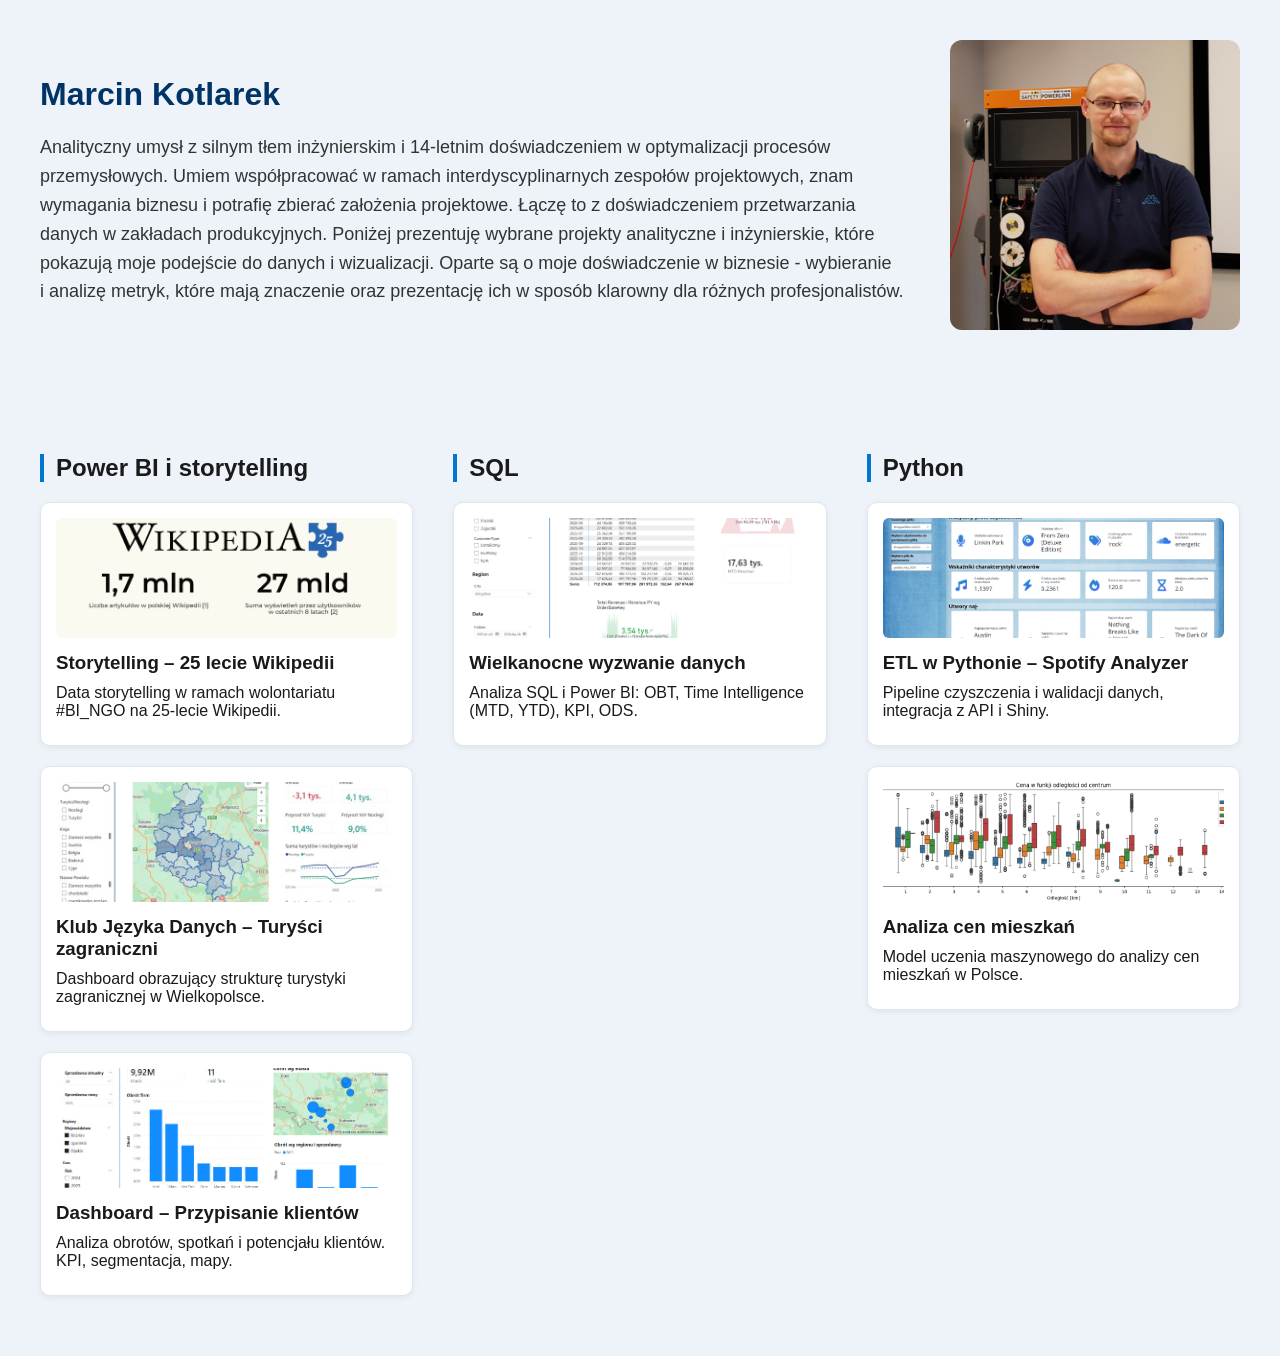
<file: index.html>
<!DOCTYPE html>
<html lang="pl">
<head>
    <meta charset="UTF-8">
    <meta name="robots" content="noindex, nofollow">
    <title>Portfolio – Marcin</title>
    <link rel="stylesheet" href="style.css">
</head>
<body>

<!-- HERO SECTION -->
<section class="hero">
    <div class="hero-inner">


        <div class="hero-text">
            <h1>Marcin Kotlarek</h1>
            <p>
                Analityczny umysł z&nbsp;silnym tłem inżynierskim i&nbsp;14-letnim doświadczeniem w&nbsp;optymalizacji procesów przemysłowych. 
                Umiem współpracować w ramach interdyscyplinarnych zespołów projektowych, znam wymagania biznesu i potrafię zbierać założenia projektowe.
                Łączę to z&nbsp;doświadczeniem przetwarzania danych w&nbsp;zakładach produkcyjnych.
                Poniżej prezentuję wybrane projekty analityczne i&nbsp;inżynierskie, które pokazują moje podejście do danych i&nbsp;wizualizacji. 
                Oparte są o&nbsp;moje doświadczenie w&nbsp;biznesie - wybieranie i&nbsp;analizę metryk, które mają znaczenie oraz prezentację ich
                w&nbsp;sposób klarowny dla różnych profesjonalistów.</p>
            </p>
        </div>

        <div class="hero-img-wrapper">
            <img src="assets/img/hero.jpg" alt="Marcin – Data & BI" class="hero-img">
        </div>

    </div>
</section>

<section class="projects">
  <div class="projects-grid-3">

    <!-- Power BI -->
    <div class="project-column">
      <h2>Power BI i storytelling</h2>
      <a href="projects/analysis_wiki.html" class="project-card">
        <img src="assets/img/powerbi_wikipedia/thumb.png" alt="Power BI Turyści">
        <h3>Storytelling – 25 lecie Wikipedii</h3>
        <p>Data storytelling w ramach wolontariatu #BI_NGO na 25-lecie Wikipedii.</p>
      </a>

      <a href="projects/powerbi_turysci.html" class="project-card">
        <img src="assets/img/powerbi_turysci/thumb.jpg" alt="Power BI Turyści">
        <h3>Klub Języka Danych – Turyści zagraniczni</h3>
        <p>Dashboard obrazujący strukturę turystyki zagranicznej w&nbsp;Wielkopolsce.</p>
      </a>

      <a href="projects/powerbi_newSales.html" class="project-card">
        <img src="assets/img/powerbi_newSales/thumb.jpg" alt="Power BI New Sales">
        <h3>Dashboard – Przypisanie klientów</h3>
        <p>Analiza obrotów, spotkań i&nbsp;potencjału klientów. KPI, segmentacja, mapy.</p>
      </a>
    </div>

    <!-- SQL -->
    <div class="project-column">
      <h2>SQL</h2>
      <a href="projects/sql_wielkanoc.html" class="project-card">
        <img src="assets/img/sql_wielkanoc/thumb.png" alt="SQL Wielkanocne wyzwanie">
        <h3>Wielkanocne wyzwanie danych</h3>
        <p>Analiza SQL i Power BI: OBT, Time Intelligence (MTD, YTD), KPI, ODS.</p>
      </a>
    </div>

    <!-- Python -->
    <div class="project-column">
      <h2>Python</h2>
      <a href="projects/python_spotify.html" class="project-card">
        <img src="assets/img/python_spotify/thumb.png" alt="Python Spotify Analyzer">
        <h3>ETL w Pythonie – Spotify Analyzer</h3>
        <p>Pipeline czyszczenia i walidacji danych, integracja z API i&nbsp;Shiny.</p>
      </a>

      <a href="projects/python_mieszkania.html" class="project-card">
        <img src="assets/img/python_mieszkania/thumb.png" alt="Python Analiza cen mieszkań">
        <h3>Analiza cen mieszkań</h3>
        <p>Model uczenia maszynowego do analizy cen mieszkań w Polsce.</p>
      </a>
    </div>

  </div>
</section>


</body>
</html>
</file>
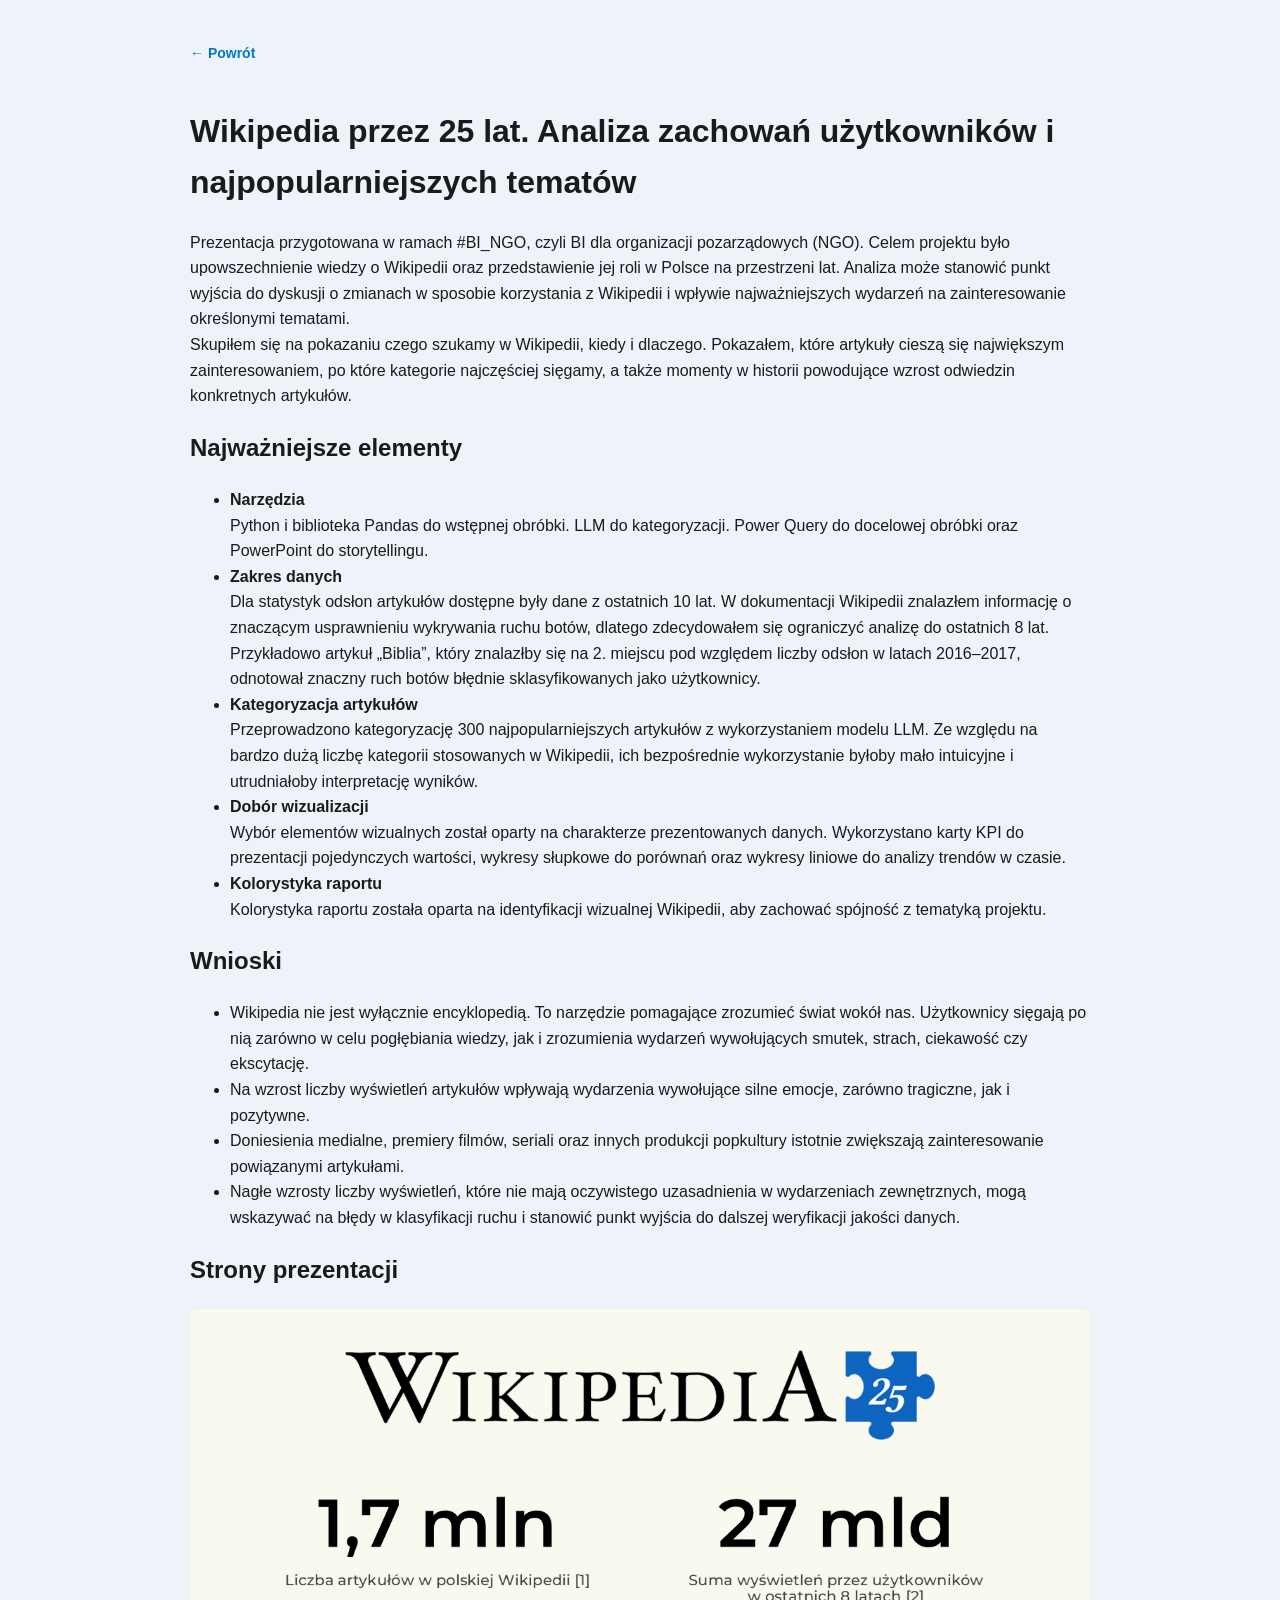
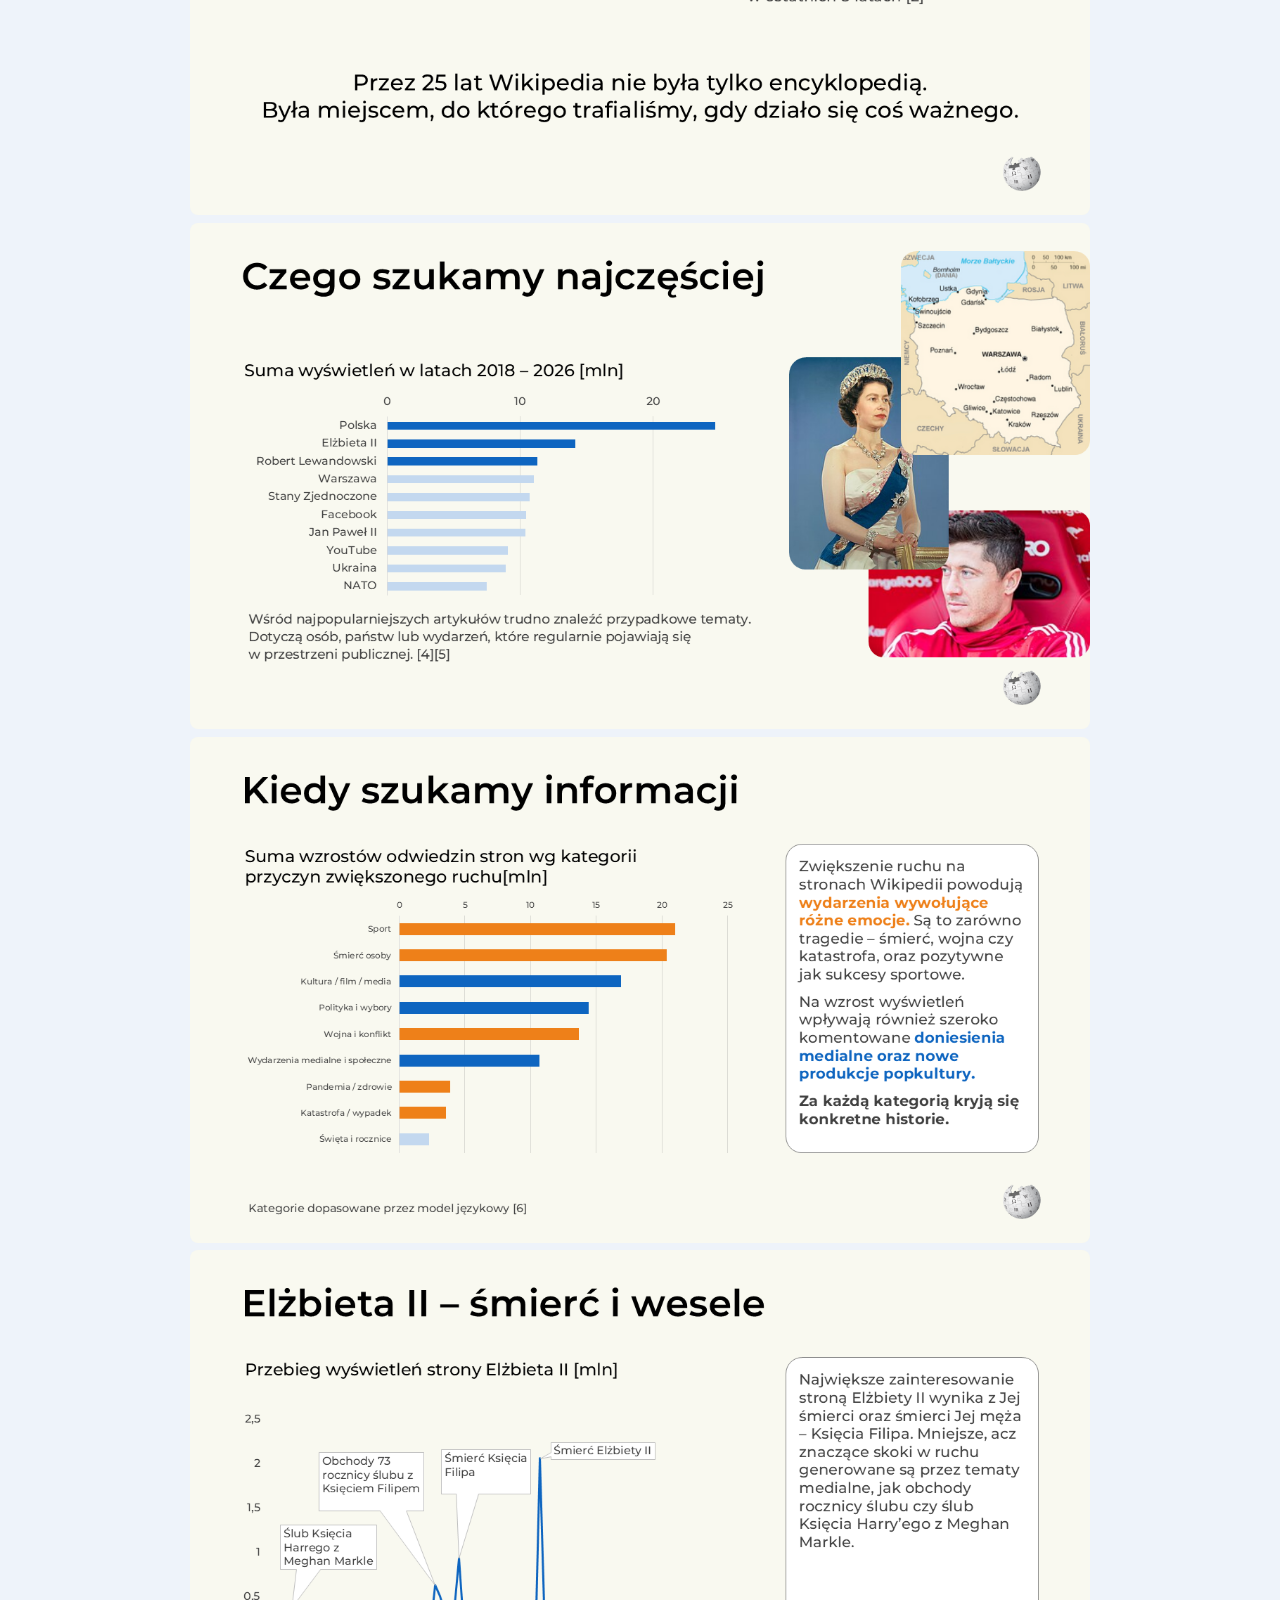
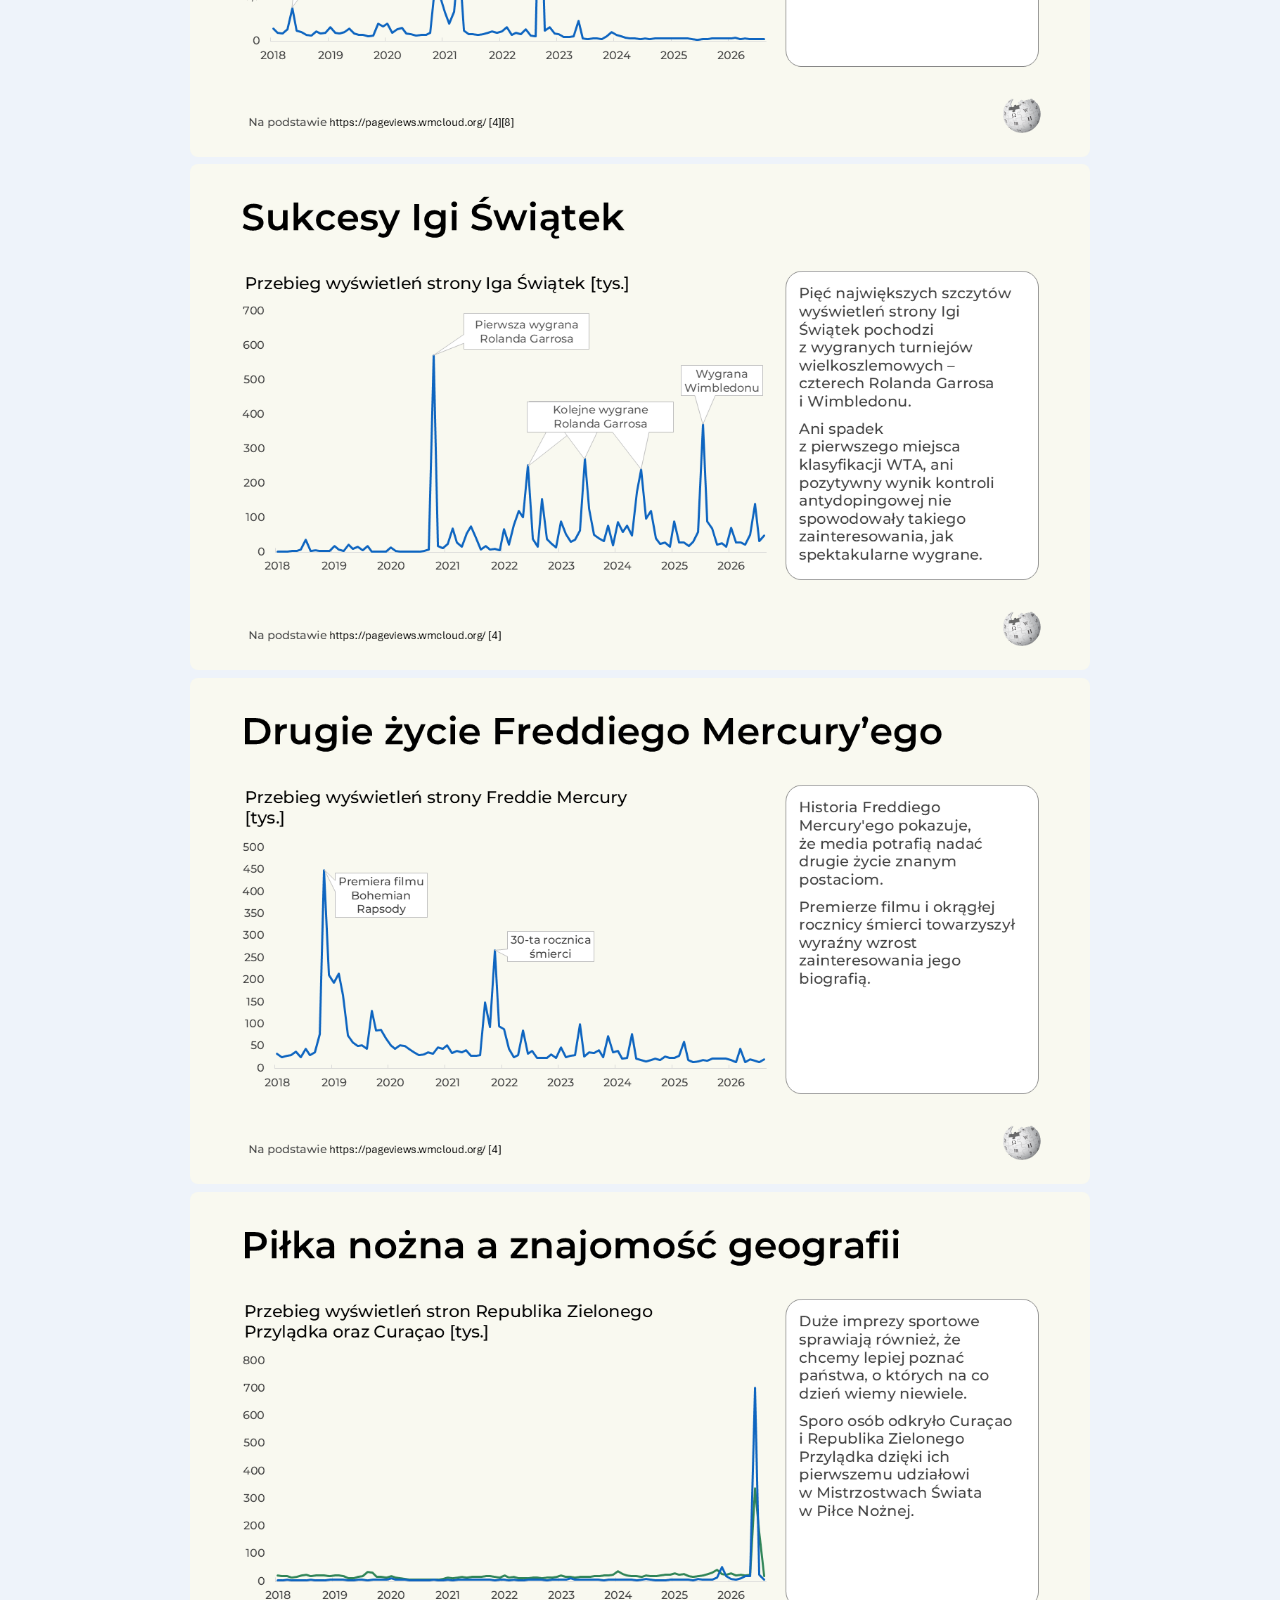
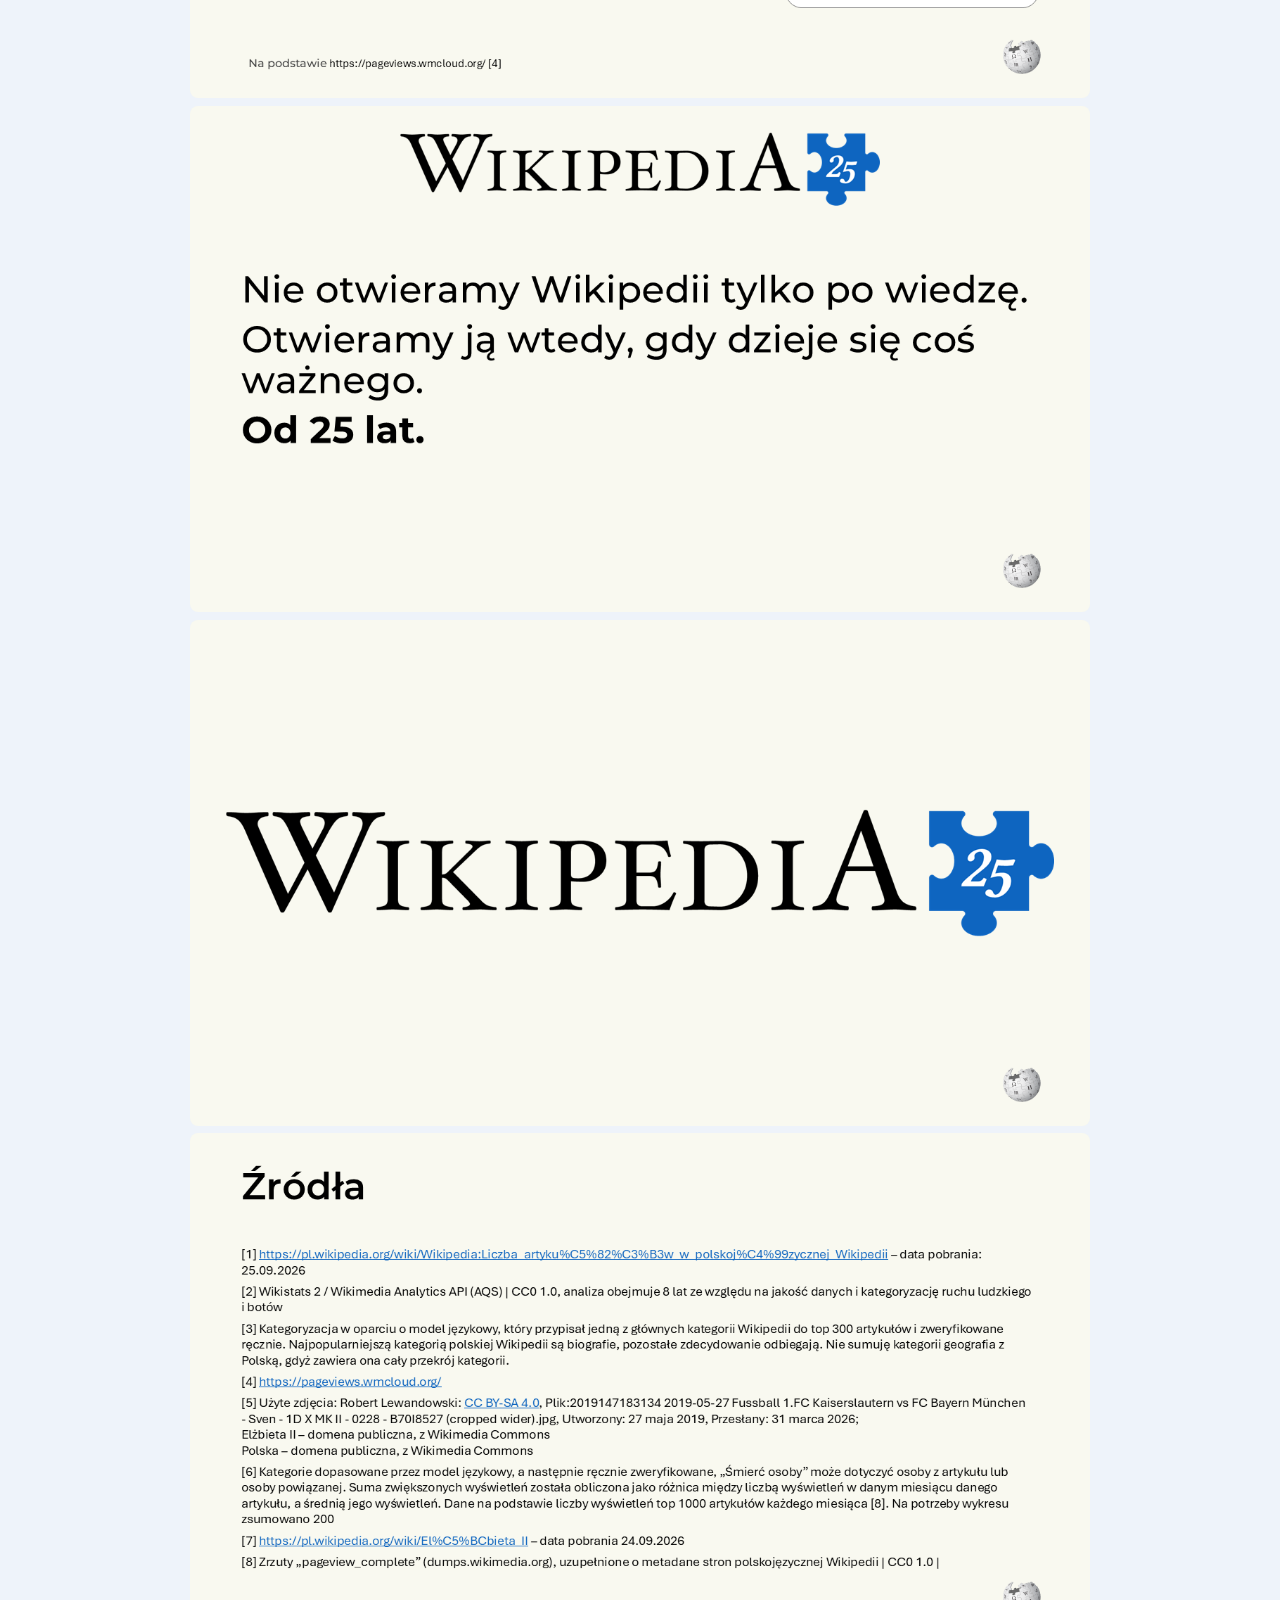
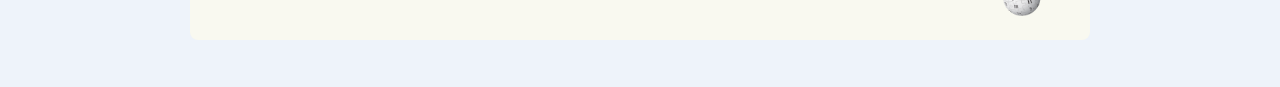
<file: projects/analysis_wiki.html>
<!DOCTYPE html>
<html lang="pl">
<head>
    <meta charset="UTF-8">
    <meta name="robots" content="noindex, nofollow">
    <title>BI_NGO Wikipedia</title>
    <link rel="stylesheet" href="../style.css">
</head>
<body>

<div class="page-content">
<a href="../index.html" class="back-link">← Powrót</a>

<h1>Wikipedia przez 25 lat. Analiza zachowań użytkowników i najpopularniejszych tematów</h1>

<p>
Prezentacja przygotowana w ramach #BI_NGO, czyli BI dla organizacji pozarządowych (NGO). 
Celem projektu było upowszechnienie wiedzy o Wikipedii oraz przedstawienie jej roli w Polsce 
na przestrzeni lat. Analiza może stanowić punkt wyjścia do dyskusji o zmianach 
w sposobie korzystania z Wikipedii i wpływie najważniejszych wydarzeń na zainteresowanie określonymi tematami.
<br>
Skupiłem się na pokazaniu czego szukamy w Wikipedii, kiedy i dlaczego. 
Pokazałem, które artykuły cieszą się największym zainteresowaniem, po które kategorie najczęściej sięgamy,
a także momenty w historii powodujące wzrost odwiedzin konkretnych artykułów.
</p>

<h2>Najważniejsze elementy</h2>
<ul>
    <li>
        <strong>Narzędzia</strong><br>
        Python i biblioteka Pandas do wstępnej obróbki. LLM do kategoryzacji. Power Query do docelowej obróbki oraz PowerPoint do storytellingu.
    </li>

    <li>
        <strong>Zakres danych</strong><br>
        Dla statystyk odsłon artykułów dostępne były dane z ostatnich 10 lat. W dokumentacji Wikipedii znalazłem informację o znaczącym usprawnieniu wykrywania ruchu botów, dlatego zdecydowałem się ograniczyć analizę do ostatnich 8 lat. Przykładowo artykuł „Biblia”, który znalazłby się na 2. miejscu pod względem liczby odsłon w latach 2016–2017, odnotował znaczny ruch botów błędnie sklasyfikowanych jako użytkownicy.
    </li>

    <li>
        <strong>Kategoryzacja artykułów</strong><br>
        Przeprowadzono kategoryzację 300 najpopularniejszych artykułów z wykorzystaniem modelu LLM. Ze względu na bardzo dużą liczbę kategorii stosowanych w Wikipedii, ich bezpośrednie wykorzystanie byłoby mało intuicyjne i utrudniałoby interpretację wyników.
    </li>

    <li>
        <strong>Dobór wizualizacji</strong><br>
        Wybór elementów wizualnych został oparty na charakterze prezentowanych danych. Wykorzystano karty KPI do prezentacji pojedynczych wartości, wykresy słupkowe do porównań oraz wykresy liniowe do analizy trendów w czasie.
    </li>

    <li>
        <strong>Kolorystyka raportu</strong><br>
        Kolorystyka raportu została oparta na identyfikacji wizualnej Wikipedii, aby zachować spójność z tematyką projektu.
    </li>

</ul>

<h2>Wnioski</h2>
<ul>

<li>
Wikipedia nie jest wyłącznie encyklopedią. To narzędzie pomagające zrozumieć świat wokół nas. 
Użytkownicy sięgają po nią zarówno w celu pogłębiania wiedzy, jak i zrozumienia wydarzeń wywołujących smutek, strach, ciekawość czy ekscytację.
</li>

<li>
Na wzrost liczby wyświetleń artykułów wpływają wydarzenia wywołujące silne emocje, zarówno tragiczne, jak i pozytywne.
</li>

<li>
Doniesienia medialne, premiery filmów, seriali oraz innych produkcji popkultury istotnie zwiększają zainteresowanie powiązanymi artykułami.
</li>

<li>
Nagłe wzrosty liczby wyświetleń, które nie mają oczywistego uzasadnienia w wydarzeniach zewnętrznych, mogą wskazywać na błędy w klasyfikacji ruchu i stanowić punkt wyjścia do dalszej weryfikacji jakości danych.   
</li>

</ul>

<h2>Strony prezentacji</h2>

<img src="../assets/img/powerbi_wikipedia/Slajd1.PNG" alt="Strona tytułowa" style="width:100%; max-width:900px; border-radius:8px;">

<img src="../assets/img/powerbi_wikipedia/Slajd2.PNG" alt="Czego szukamy najczęściej" style="width:100%; max-width:900px; border-radius:8px;">

<img src="../assets/img/powerbi_wikipedia/Slajd3.PNG" alt="Kiedy szukamy informacji" style="width:100%; max-width:900px; border-radius:8px;">

<img src="../assets/img/powerbi_wikipedia/Slajd4.PNG" alt="Elżbieta II" style="width:100%; max-width:900px; border-radius:8px;">

<img src="../assets/img/powerbi_wikipedia/Slajd5.PNG" alt="Iga Świątek" style="width:100%; max-width:900px; border-radius:8px;">

<img src="../assets/img/powerbi_wikipedia/Slajd6.PNG" alt="Freddie Mercury" style="width:100%; max-width:900px; border-radius:8px;">

<img src="../assets/img/powerbi_wikipedia/Slajd7.PNG" alt="Piłka nożna" style="width:100%; max-width:900px; border-radius:8px;">

<img src="../assets/img/powerbi_wikipedia/Slajd8.PNG" alt="Dlaczego otwieramy Wikipedię" style="width:100%; max-width:900px; border-radius:8px;">

<img src="../assets/img/powerbi_wikipedia/Slajd9.PNG" alt="Źródła" style="width:100%; max-width:900px; border-radius:8px;">

<img src="../assets/img/powerbi_wikipedia/Slajd10.PNG" alt="Przedłużanie życia" style="width:100%; max-width:900px; border-radius:8px;">

</div>
</body>
</html>
</file>
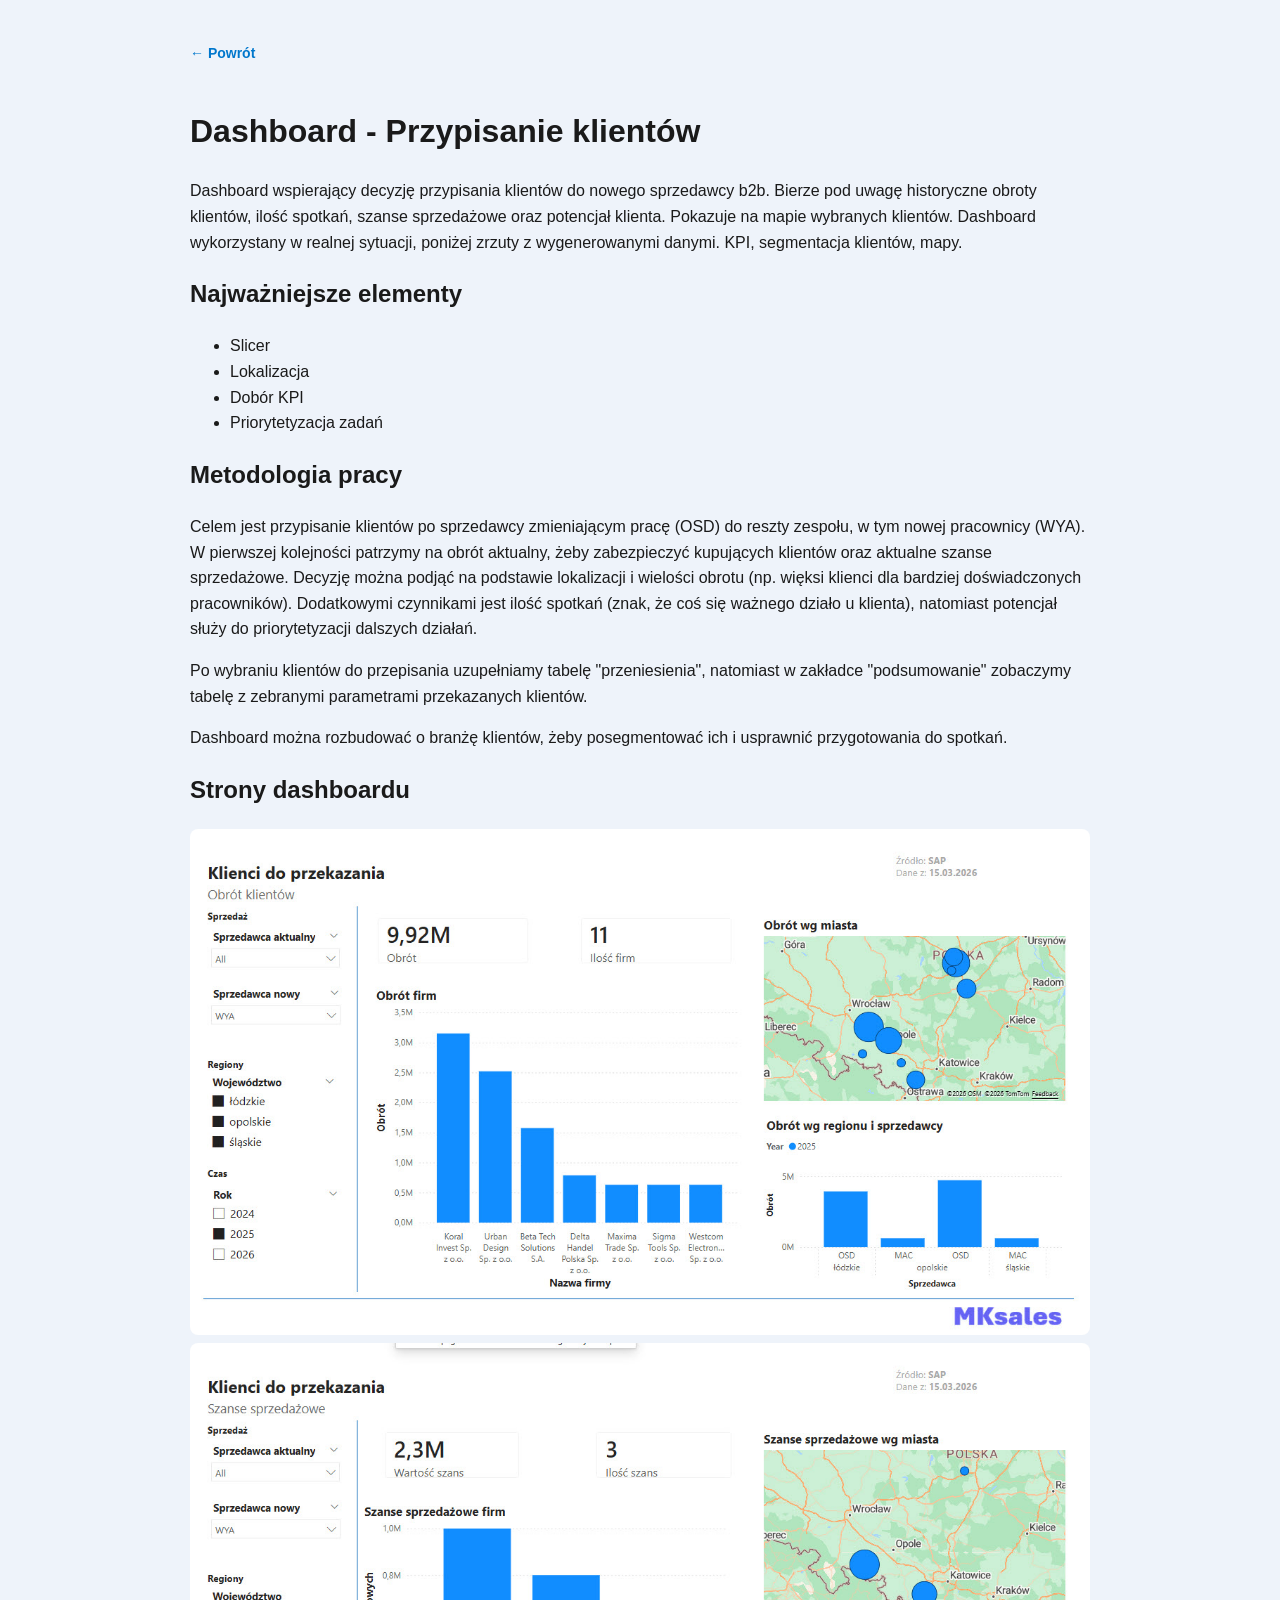
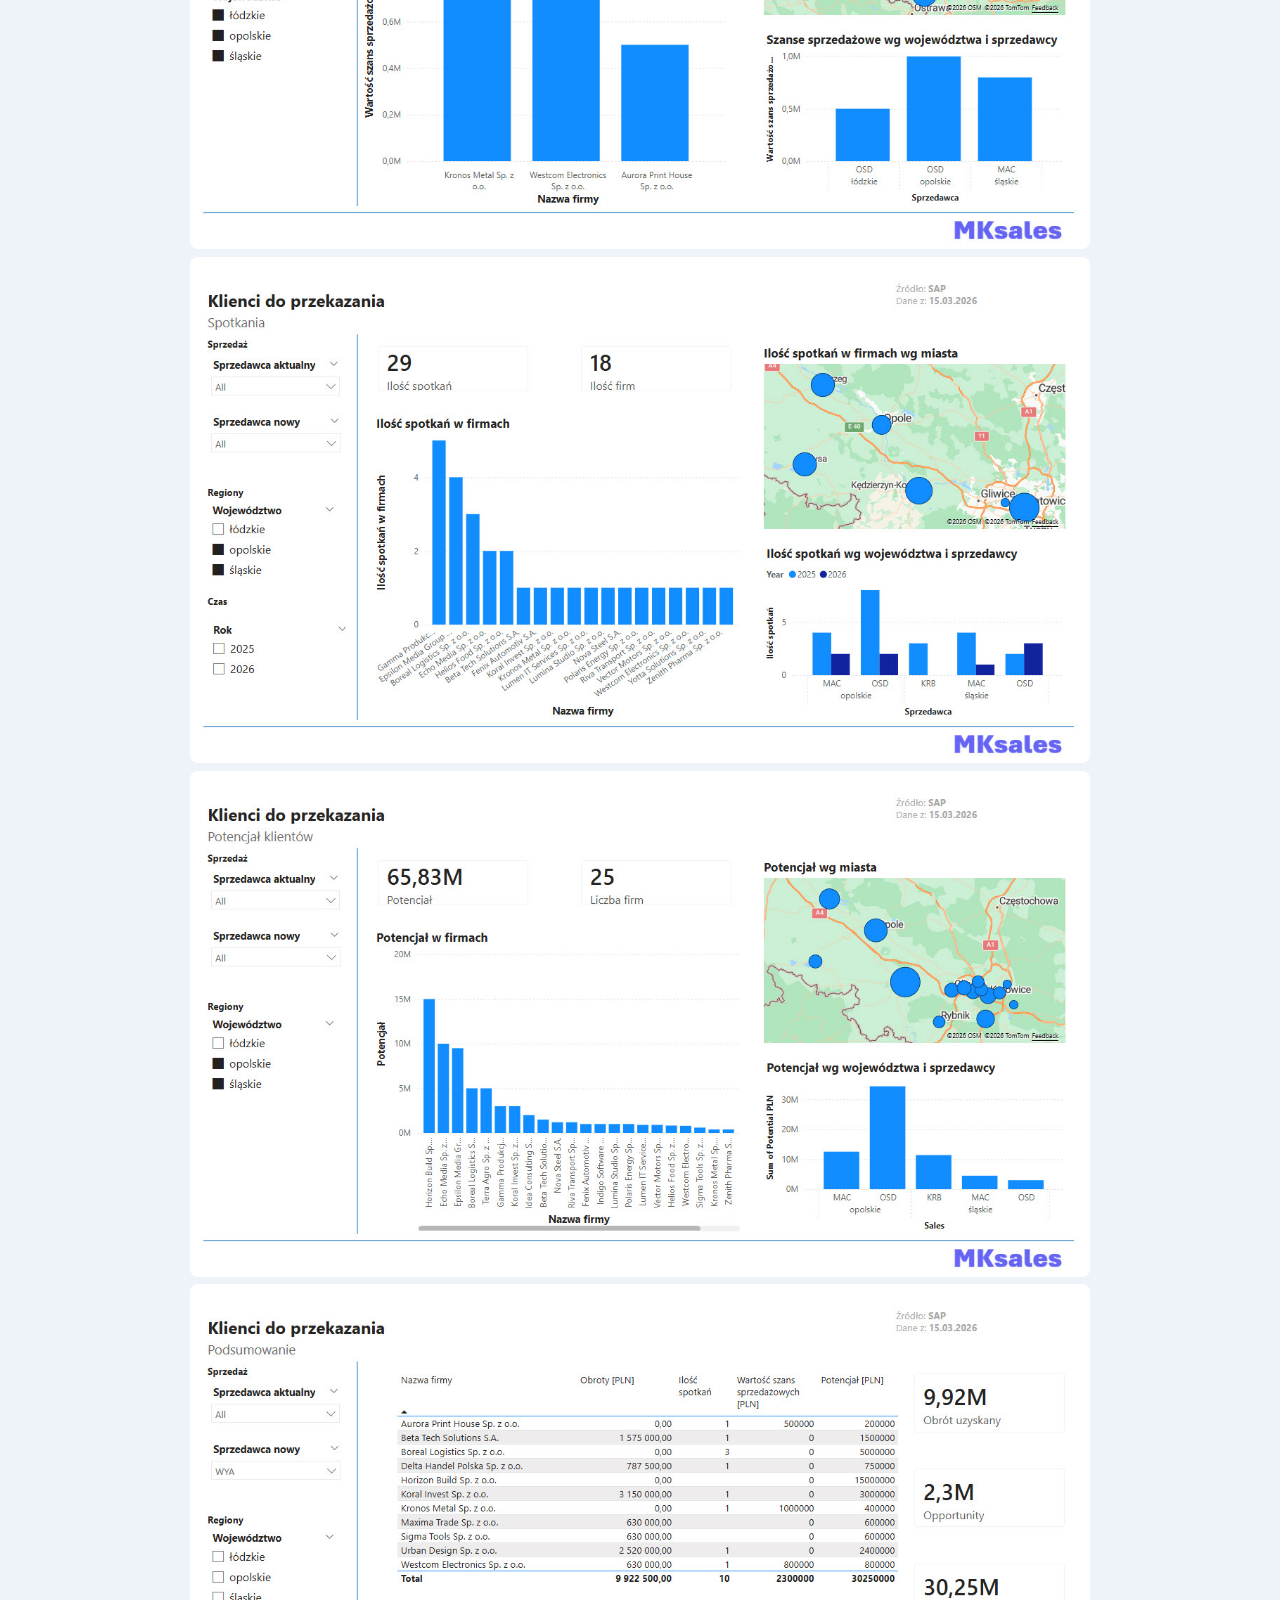
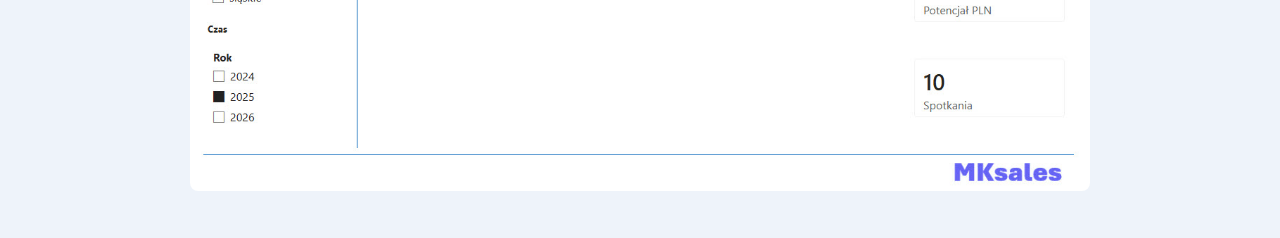
<file: projects/powerbi_newSales.html>
<!DOCTYPE html>
<html lang="pl">
<head>
    <meta charset="UTF-8">
    <meta name="robots" content="noindex, nofollow">
    <title>Dashboard - Przypisanie klientów</title>
    <link rel="stylesheet" href="../style.css">
</head>
<body>

<div class="page-content">
<a href="../index.html" class="back-link">← Powrót</a>

<h1>Dashboard - Przypisanie klientów</h1>

<p>
Dashboard wspierający decyzję przypisania klientów do nowego sprzedawcy b2b.
            Bierze pod uwagę historyczne obroty klientów, ilość spotkań, szanse sprzedażowe
            oraz potencjał klienta. Pokazuje na mapie wybranych klientów. 
            Dashboard wykorzystany w realnej sytuacji, poniżej zrzuty z wygenerowanymi danymi.
            KPI, segmentacja klientów, mapy.
</p>
<h2>Najważniejsze elementy</h2>
<ul>
    <li>Slicer</li>
    <li>Lokalizacja</li>
    <li>Dobór KPI</li>
    <li>Priorytetyzacja zadań</li>
</ul>

<h2>Metodologia pracy</h2>
<p>
Celem jest przypisanie klientów po sprzedawcy zmieniającym pracę (OSD) do reszty zespołu, w tym nowej pracownicy (WYA).
W pierwszej kolejności patrzymy na obrót aktualny, żeby zabezpieczyć kupujących klientów oraz aktualne szanse sprzedażowe. 
Decyzję można podjąć na podstawie lokalizacji i wielości obrotu (np. więksi klienci dla bardziej doświadczonych pracowników).
Dodatkowymi czynnikami jest ilość spotkań (znak, że coś się ważnego działo u klienta), natomiast potencjał służy do priorytetyzacji dalszych działań.
</p>

<p>
    Po wybraniu klientów do przepisania uzupełniamy tabelę "przeniesienia", natomiast w zakładce "podsumowanie"
    zobaczymy tabelę z zebranymi parametrami przekazanych klientów.
</p>
<p>
    Dashboard można rozbudować o branżę klientów, żeby posegmentować ich i usprawnić przygotowania do spotkań.
</p>

<h2>Strony dashboardu</h2>
<img src="../assets/img/powerbi_newSales/1_Obrot.jpg"
     alt="Dashboard PowerBI - Obrót"
     style="width:100%; max-width:900px; border-radius:8px;">

<img src="../assets/img/powerbi_newSales/2_szanse.jpg"
     alt="Dashboard PowerBI - Szanse sprzedazowe"
     style="width:100%; max-width:900px; border-radius:8px;">

 <img src="../assets/img/powerbi_newSales/3_spotkania.jpg"
     alt="Dashboard PowerBI - spotkania"
     style="width:100%; max-width:900px; border-radius:8px;">
     
<img src="../assets/img/powerbi_newSales/4_Potencjal.jpg"
     alt="Dashboard PowerBI - "
     style="width:100%; max-width:900px; border-radius:8px;">

<img src="../assets/img/powerbi_newSales/5_summary.jpg"
     alt="Dashboard PowerBI - podsumowanie"
     style="width:100%; max-width:900px; border-radius:8px;">

    </div>
</body>
</html>
</file>
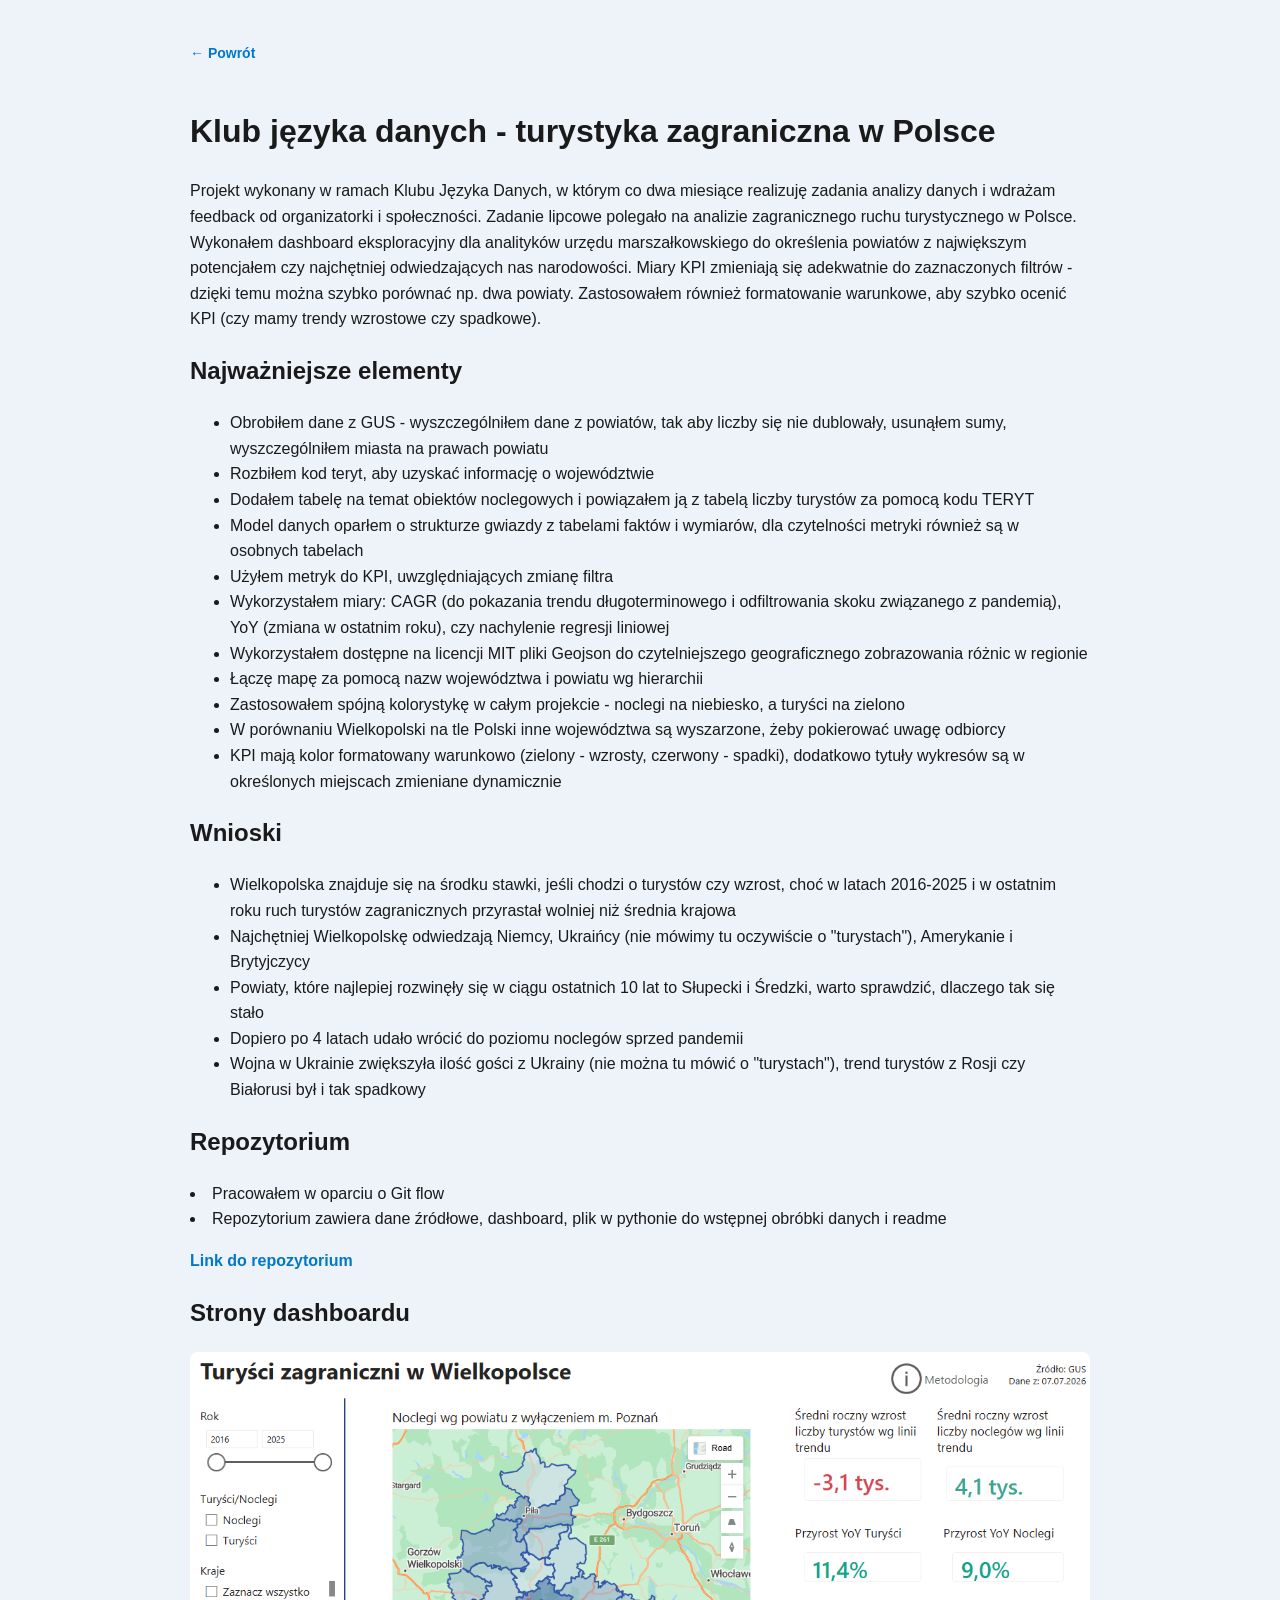
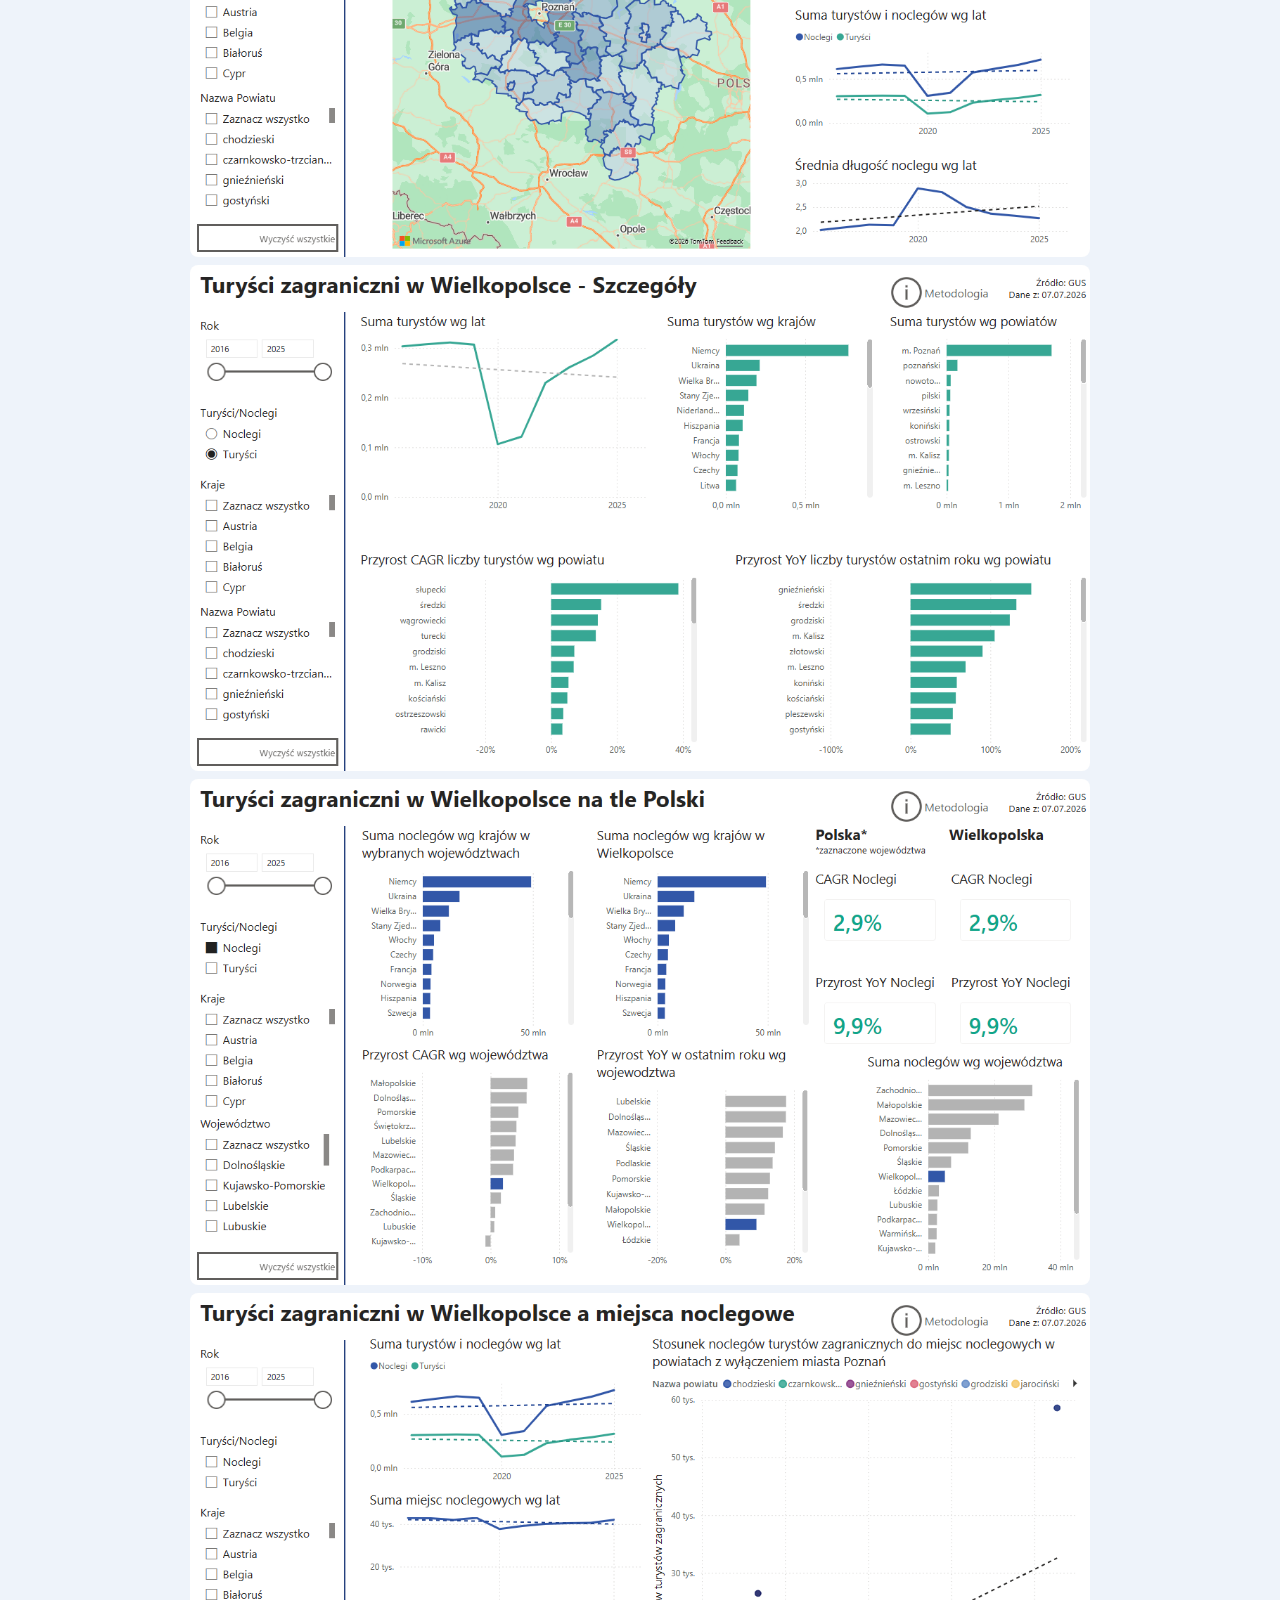
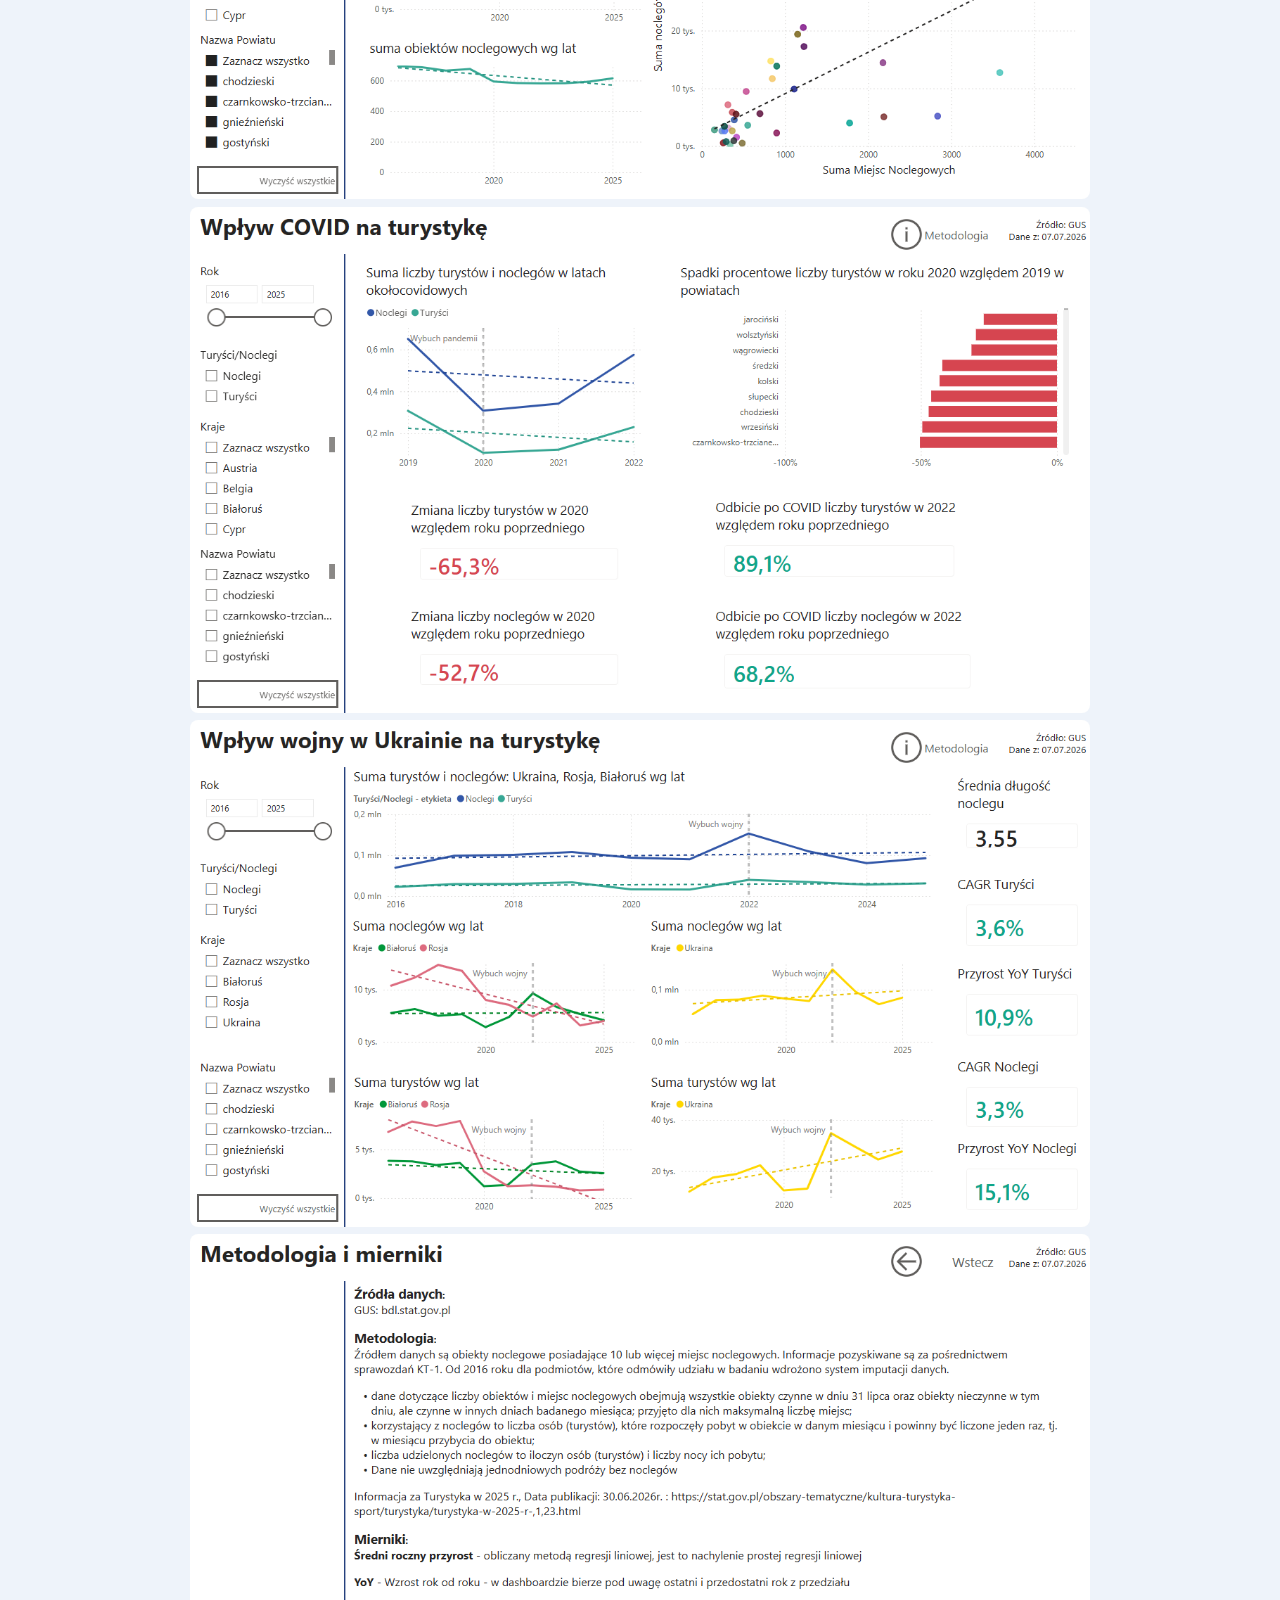
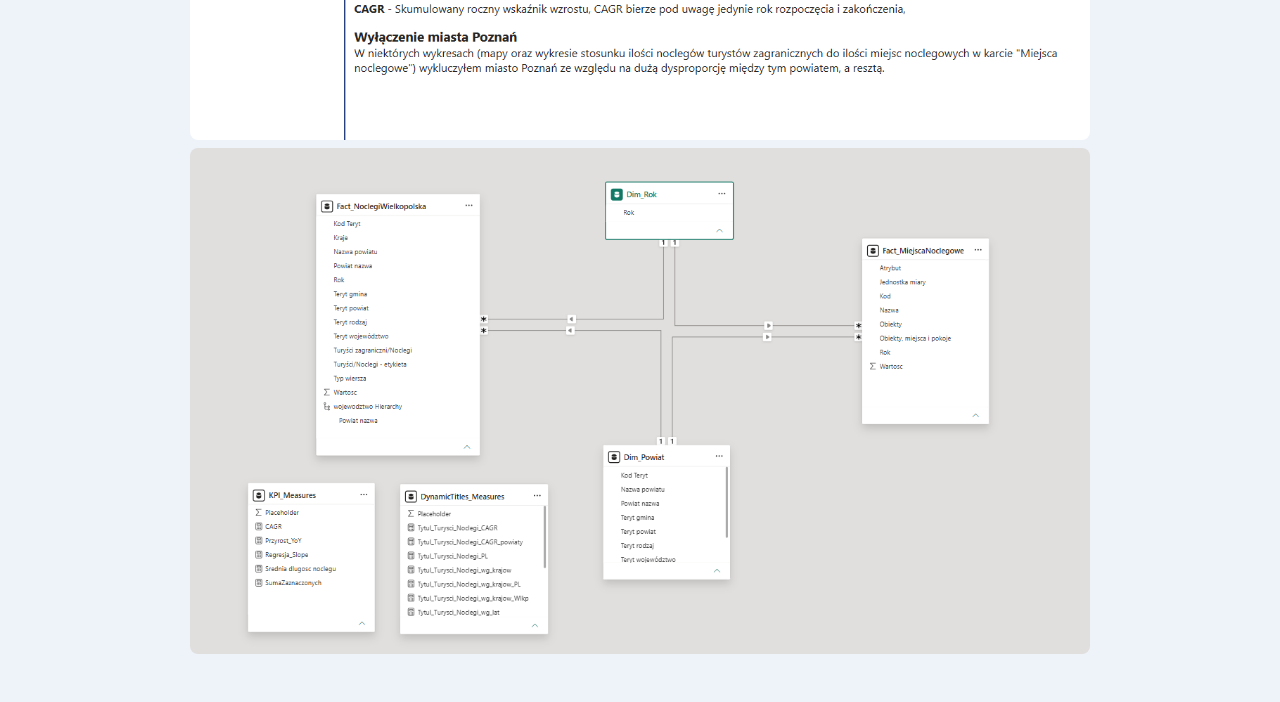
<file: projects/powerbi_turysci.html>
<!DOCTYPE html>
<html lang="pl">
<head>
    <meta charset="UTF-8">
    <meta name="robots" content="noindex, nofollow">
    <title>Turystyka zagraniczna</title>
    <link rel="stylesheet" href="../style.css">
</head>
<body>

<div class="page-content">
<a href="../index.html" class="back-link">← Powrót</a>

<h1>Klub języka danych - turystyka zagraniczna w Polsce</h1>

<p>
Projekt wykonany w ramach Klubu Języka Danych, w którym co dwa miesiące realizuję
zadania analizy danych i wdrażam feedback od organizatorki i społeczności.
Zadanie lipcowe polegało na analizie zagranicznego ruchu turystycznego w Polsce. 
<br>
Wykonałem dashboard eksploracyjny dla analityków urzędu marszałkowskiego do określenia
powiatów z największym potencjałem czy najchętniej odwiedzających nas narodowości.
Miary KPI zmieniają się adekwatnie do zaznaczonych filtrów - dzięki temu można szybko
porównać np. dwa powiaty. Zastosowałem również formatowanie warunkowe, aby szybko ocenić
KPI (czy mamy trendy wzrostowe czy spadkowe). 
</p>

<h2>Najważniejsze elementy</h2>
<ul>
    <li>Obrobiłem dane z GUS - wyszczególniłem dane z powiatów, tak aby liczby się nie dublowały, usunąłem sumy, wyszczególniłem miasta na prawach powiatu</li>
    <li>Rozbiłem kod teryt, aby uzyskać informację o województwie</li>
    <li>Dodałem tabelę na temat obiektów noclegowych i powiązałem ją z tabelą liczby turystów za pomocą kodu TERYT</li>
    <li>Model danych oparłem o strukturze gwiazdy z tabelami faktów i wymiarów, dla czytelności metryki również są w osobnych tabelach</li>
    <li>Użyłem metryk do KPI, uwzględniających zmianę filtra</li>
    <li>Wykorzystałem miary: CAGR (do pokazania trendu długoterminowego i odfiltrowania skoku związanego z pandemią), YoY (zmiana w ostatnim roku), czy nachylenie regresji liniowej</li>
    <li>Wykorzystałem dostępne na licencji MIT pliki Geojson do czytelniejszego geograficznego zobrazowania różnic w regionie</li>
    <li>Łączę mapę za pomocą nazw województwa i powiatu wg hierarchii</li>
    <li>Zastosowałem spójną kolorystykę w całym projekcie - noclegi na niebiesko, a turyści na zielono</li>
    <li>W porównaniu Wielkopolski na tle Polski inne województwa są wyszarzone, żeby pokierować uwagę odbiorcy</li>
    <li>KPI mają kolor formatowany warunkowo (zielony - wzrosty, czerwony - spadki), dodatkowo tytuły wykresów są w określonych miejscach zmieniane dynamicznie</li>
</ul>

<h2>Wnioski</h2>
<ul>
    <li>Wielkopolska znajduje się na środku stawki, jeśli chodzi o turystów czy wzrost, choć w latach 2016-2025 
        i w ostatnim roku ruch turystów zagranicznych przyrastał wolniej niż średnia krajowa </li>
    <li>Najchętniej Wielkopolskę odwiedzają Niemcy, Ukraińcy (nie mówimy tu oczywiście o "turystach"),
        Amerykanie i Brytyjczycy </li>
    <li>Powiaty, które najlepiej rozwinęły się w ciągu ostatnich 10 lat to Słupecki i Średzki,
        warto sprawdzić, dlaczego tak się stało </li>
    <li>Dopiero po 4 latach udało wrócić do poziomu noclegów sprzed pandemii </li>
    <li>Wojna w Ukrainie zwiększyła ilość gości z Ukrainy (nie można tu mówić o "turystach"), 
        trend turystów z Rosji czy Białorusi był i tak spadkowy </li>

</ul>


<h2>Repozytorium</h2>
<li>Pracowałem w oparciu o Git flow</li>
<li>Repozytorium zawiera dane źródłowe, dashboard, plik w pythonie do wstępnej obróbki danych i readme</li>
<p><a href="https://github.com/kotlarekm/KJD_Turysci">Link do repozytorium</a></p>

<h2>Strony dashboardu</h2>
<img src="../assets/img/powerbi_turysci/1_ogolny.png" alt="Przegląd turystów i noclegów" style="width:100%; max-width:900px; border-radius:8px;">
<img src="../assets/img/powerbi_turysci/2_szczegoly.png" alt="Wielkopolska vs reszta Polski" style="width:100%; max-width:900px; border-radius:8px;">
<img src="../assets/img/powerbi_turysci/3_wielkopolska_vs_polska.png" alt="Noclegi" style="width:100%; max-width:900px; border-radius:8px;">
<img src="../assets/img/powerbi_turysci/4_miejsca_noclegowe.png" alt="Turyści" style="width:100%; max-width:900px; border-radius:8px;">
<img src="../assets/img/powerbi_turysci/5_covid.png" alt="Miejsca noclegowe" style="width:100%; max-width:900px; border-radius:8px;">
<img src="../assets/img/powerbi_turysci/6_wojna.png" alt="Wpływ covid na turystykę" style="width:100%; max-width:900px; border-radius:8px;">
<img src="../assets/img/powerbi_turysci/7_metodologia.png" alt="Wpływ wojny w Ukrainie na turystykę" style="width:100%; max-width:900px; border-radius:8px;">
<img src="../assets/img/powerbi_turysci/0_model_danych.png" alt="Metodologia" style="width:100%; max-width:900px; border-radius:8px;">

</div>
</body>
</html>
</file>
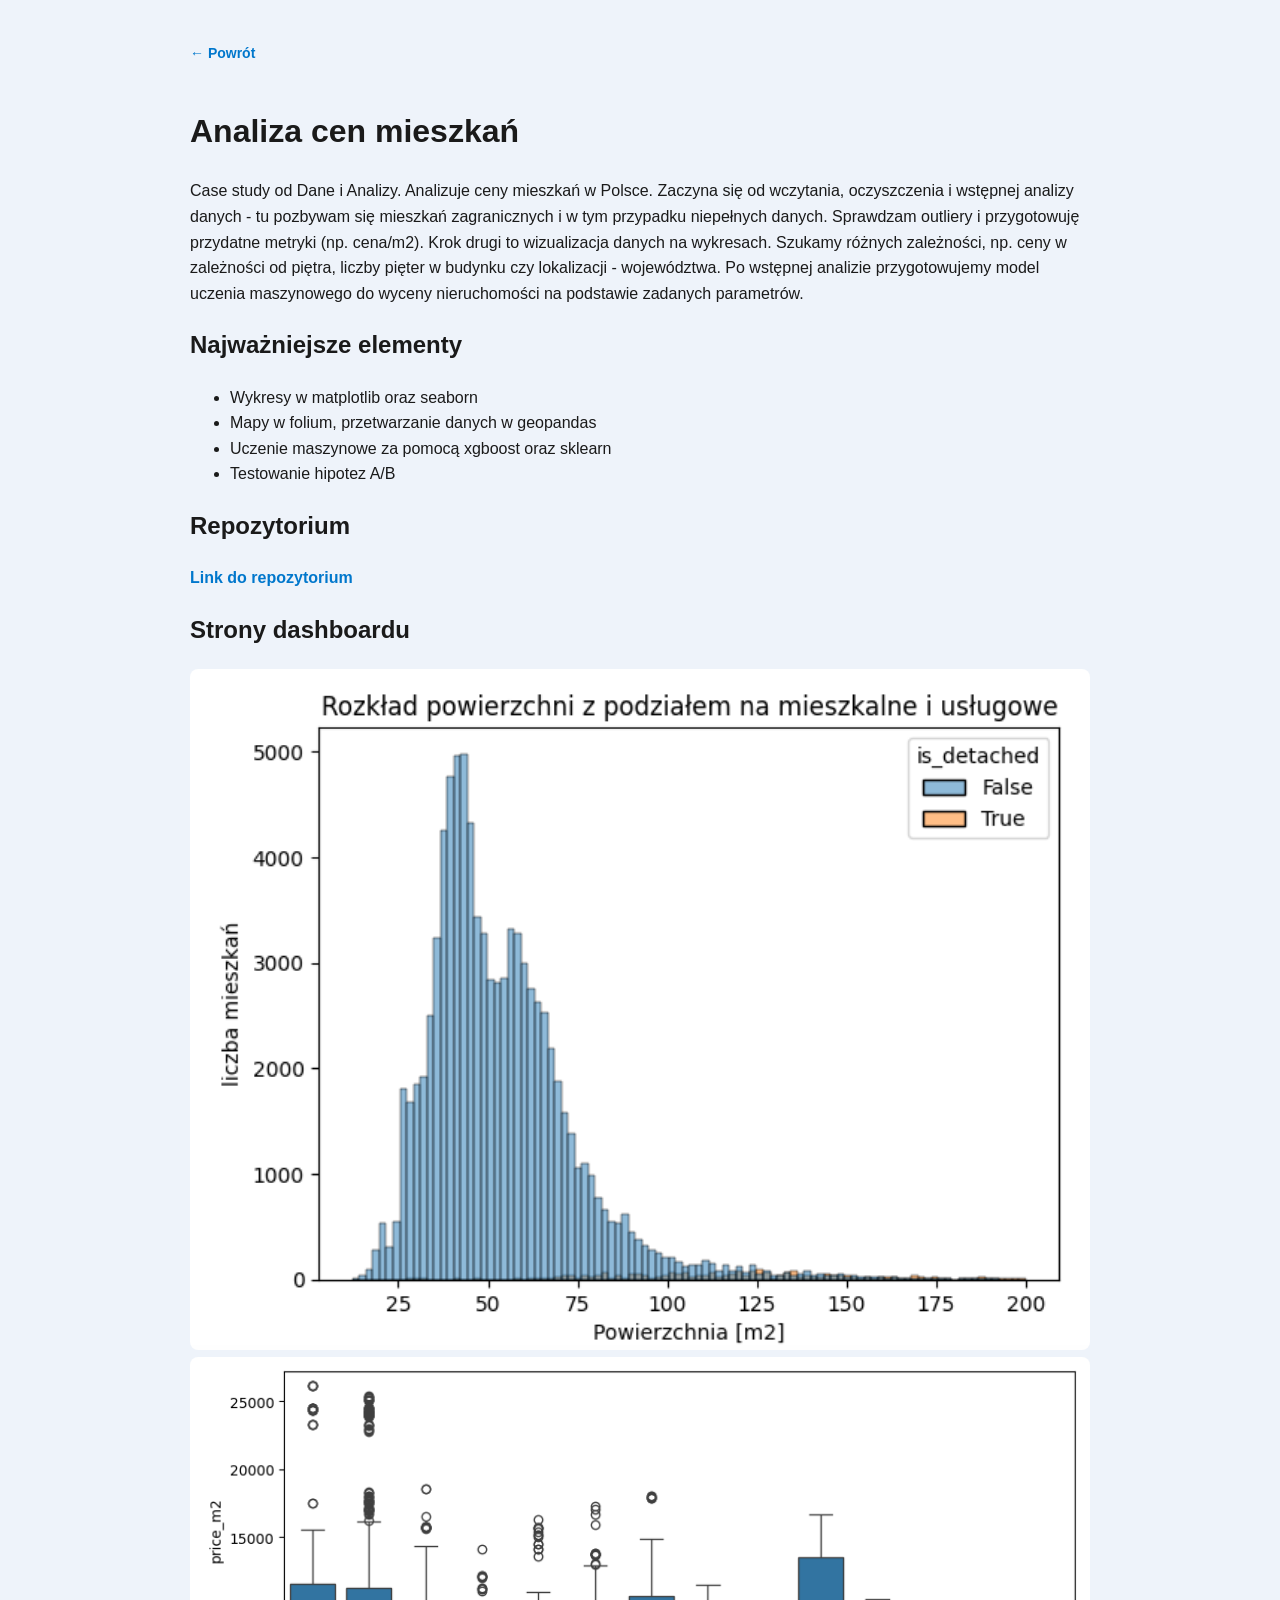
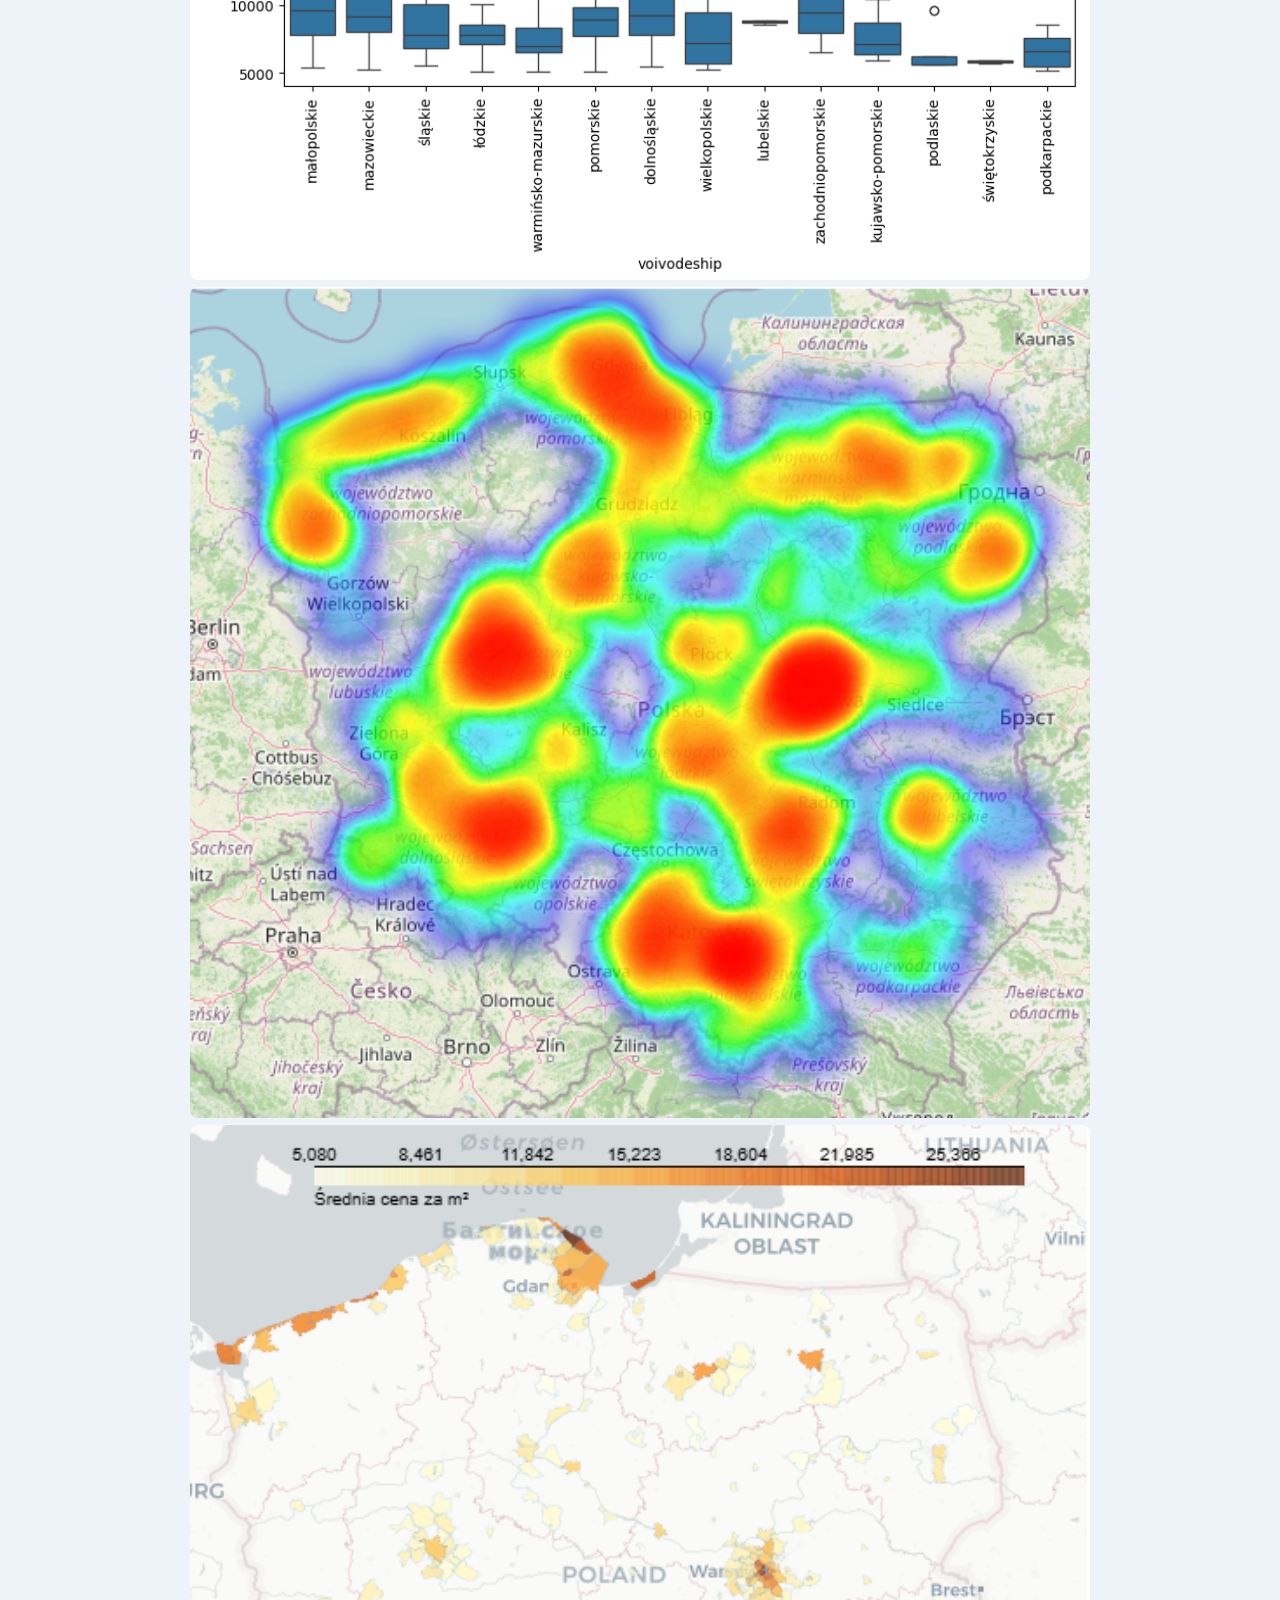
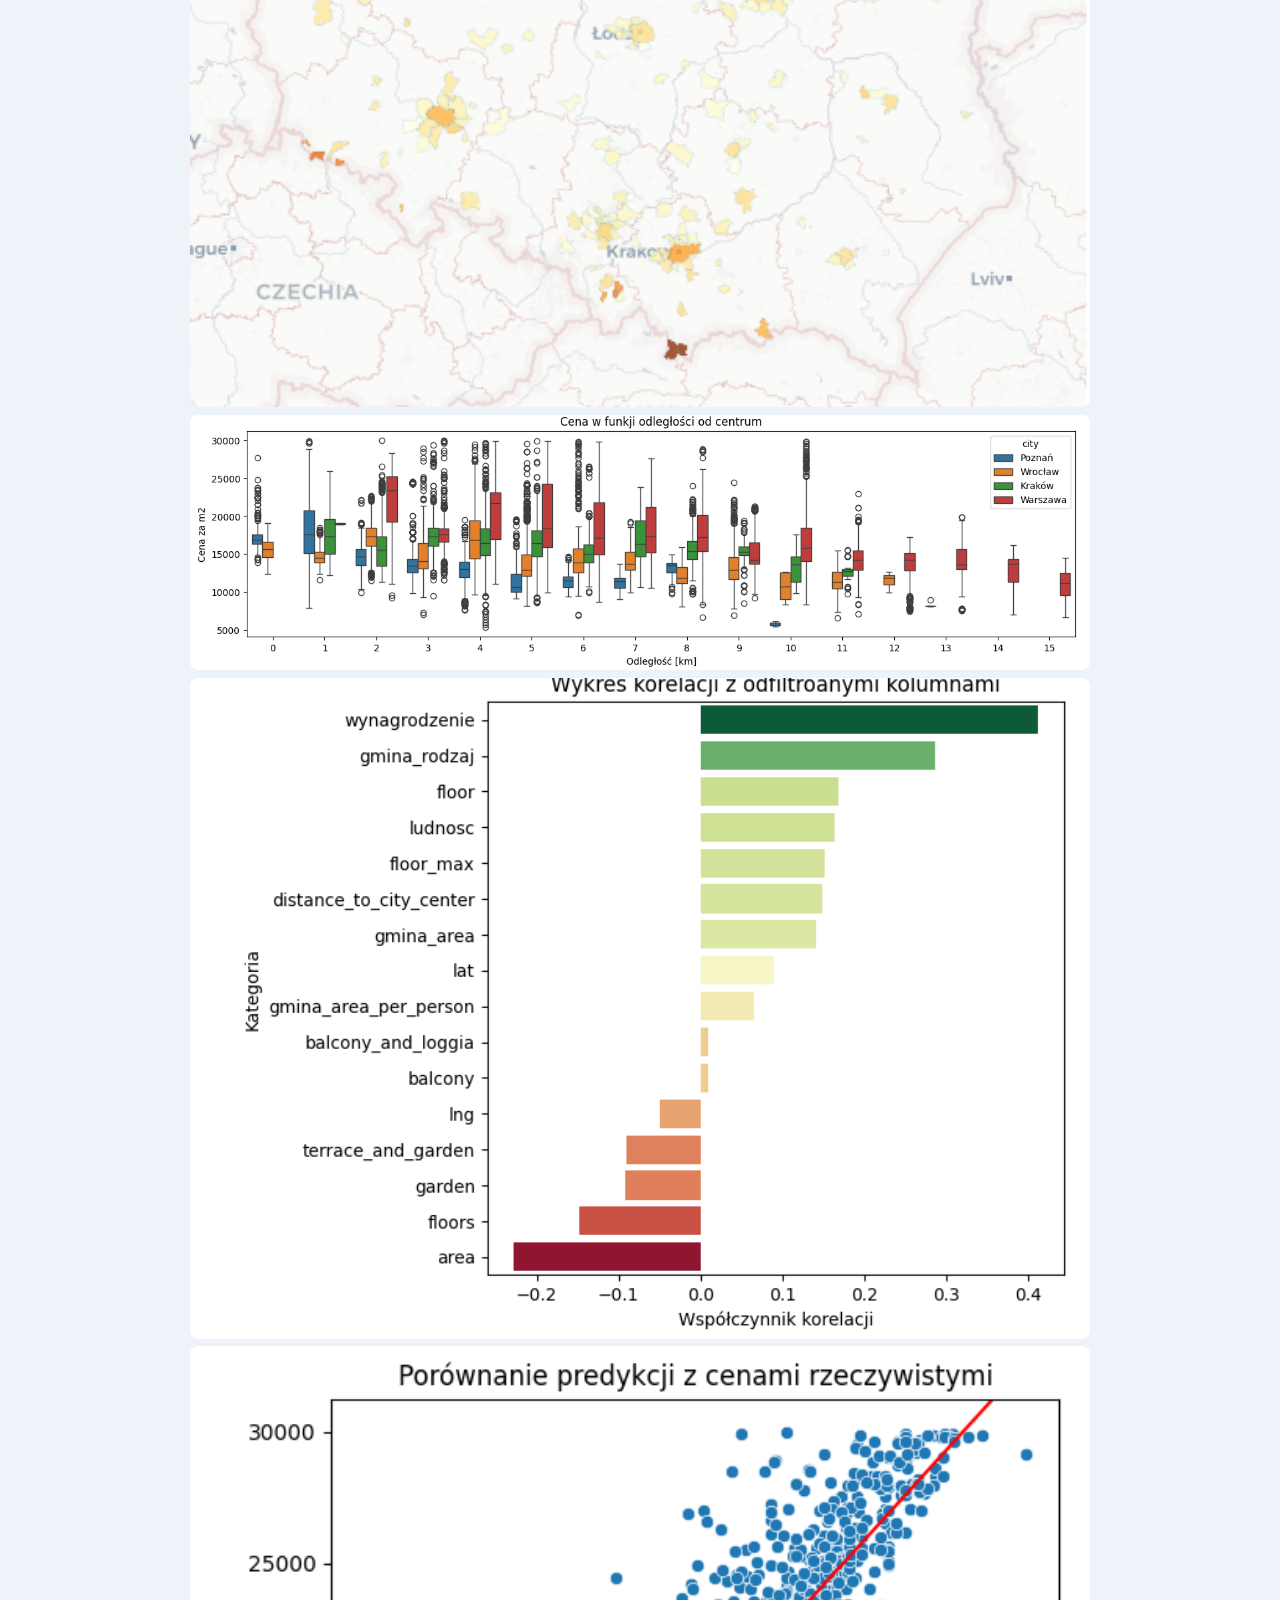
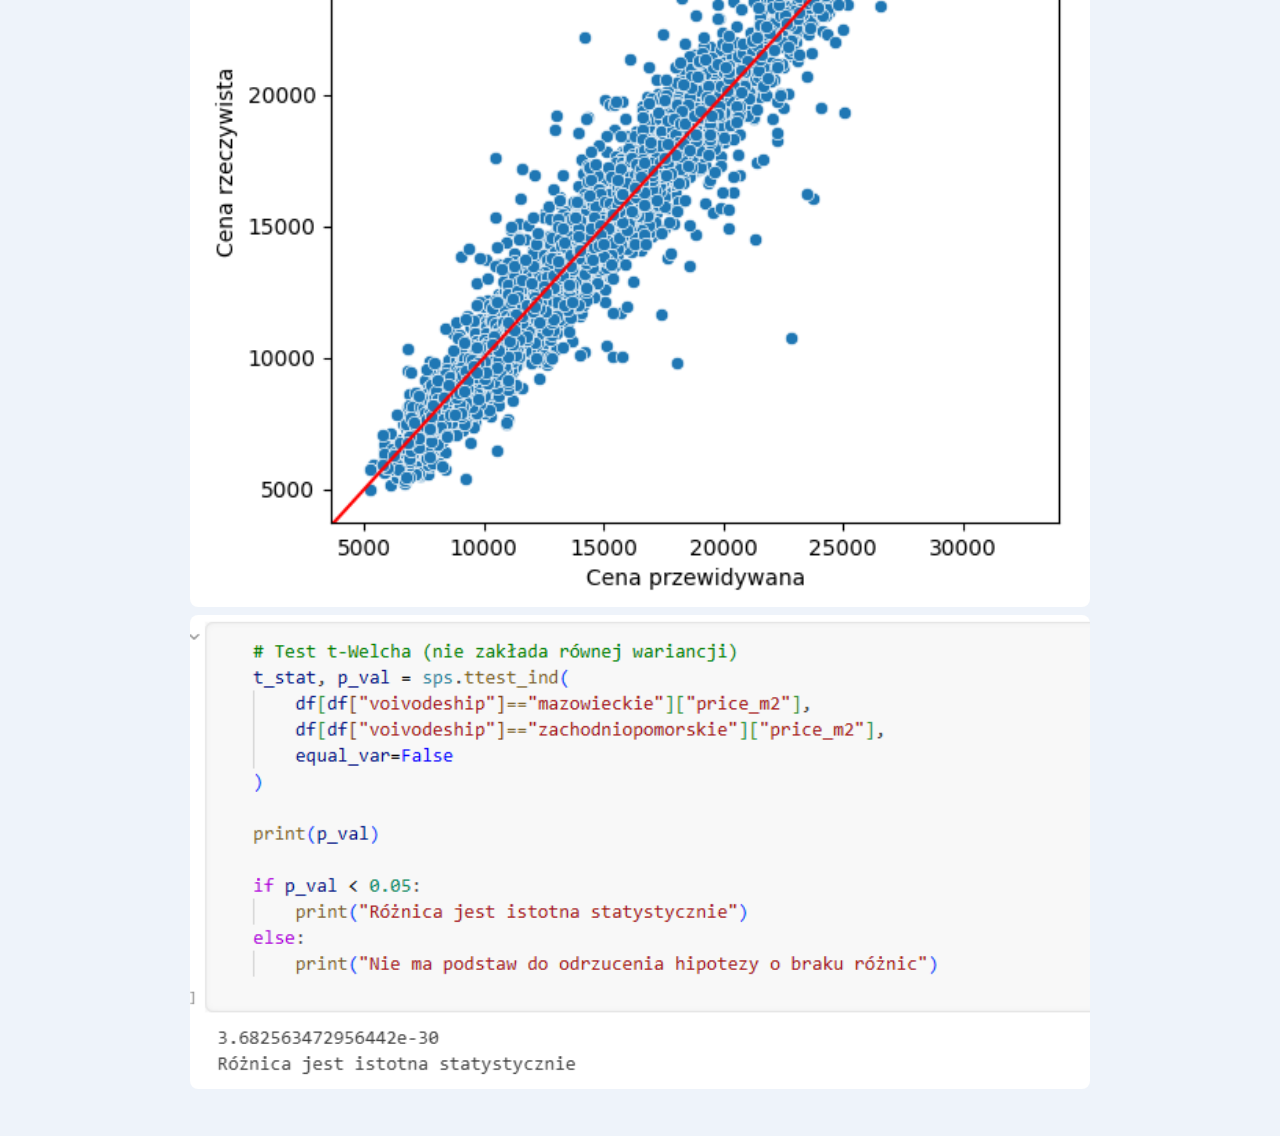
<file: projects/python_mieszkania.html>
<!DOCTYPE html>
<html lang="pl">
<head>
    <meta charset="UTF-8">
    <meta name="robots" content="noindex, nofollow">
    <title>Analiza cen mieszkań</title>
    <link rel="stylesheet" href="../style.css">
</head>
<body>

<div class="page-content">
<a href="../index.html" class="back-link">← Powrót</a>

<h1>Analiza cen mieszkań</h1>

<p>
Case study od Dane i Analizy. Analizuje ceny mieszkań w Polsce. Zaczyna się od wczytania, oczyszczenia i wstępnej analizy danych - tu pozbywam się mieszkań zagranicznych i w tym przypadku niepełnych danych. Sprawdzam outliery i przygotowuję przydatne metryki (np. cena/m2).
Krok drugi to wizualizacja danych na wykresach. Szukamy różnych zależności, np. ceny w zależności od piętra, liczby pięter w budynku czy lokalizacji - województwa.
Po wstępnej analizie przygotowujemy model uczenia maszynowego do wyceny nieruchomości na podstawie zadanych parametrów.
</p>
<h2>Najważniejsze elementy</h2>
<ul>
    <li>Wykresy w matplotlib oraz seaborn</li>
	<li>Mapy w folium, przetwarzanie danych w geopandas</li>
	<li>Uczenie maszynowe za pomocą xgboost oraz sklearn</li>
	<li>Testowanie hipotez A/B</li>
</ul>

<h2>Repozytorium</h2>
<p><a href="https://github.com/kotlarekm/Mieszkania">Link do repozytorium</a></p>

<h2>Strony dashboardu</h2>
<img src="../assets/img/python_mieszkania/1_wstepnaObrobka.png"
     alt="Wstępna obróbka danych mieszkań w Pythonie – czyszczenie, filtrowanie i przygotowanie kolumn."
     style="width:100%; max-width:900px; border-radius:8px;">

<img src="../assets/img/python_mieszkania/2_wykresy.png"
     alt="Wizualizacje danych mieszkań w Pythonie – wykresy przedstawiające zależności między ceną, metrażem i lokalizacją."
     style="width:100%; max-width:900px; border-radius:8px;">

<img src="../assets/img/python_mieszkania/3_mapy.png"
     alt="Mapa prezentująca rozmieszczenie ofert mieszkań wraz z cenami i lokalizacjami."
     style="width:100%; max-width:900px; border-radius:8px;">

<img src="../assets/img/python_mieszkania/4_heatmap_2.png"
     alt="Heatmapa korelacji zmiennych w danych o mieszkaniach – zależności między ceną, powierzchnią i innymi cechami."
     style="width:100%; max-width:900px; border-radius:8px;">

<img src="../assets/img/python_mieszkania/5_cenaOdleglos.png"
     alt="Wykres zależności ceny mieszkania od odległości do centrum miasta."
     style="width:100%; max-width:900px; border-radius:8px;">

<img src="../assets/img/python_mieszkania/6_uczenieModelu.png"
     alt="Proces uczenia modelu regresyjnego przewidującego ceny mieszkań na podstawie cech nieruchomości."
     style="width:100%; max-width:900px; border-radius:8px;">

<img src="../assets/img/python_mieszkania/7_efekty uczenia.png"
     alt="Wyniki uczenia modelu – porównanie wartości przewidywanych i rzeczywistych cen mieszkań."
     style="width:100%; max-width:900px; border-radius:8px;">

<img src="../assets/img/python_mieszkania/8_testowanieAB.png"
     alt="Testowanie modelu metodą A/B – porównanie dwóch wariantów modelu predykcyjnego."
     style="width:100%; max-width:900px; border-radius:8px;">
</div>
</body>
</html>
</file>
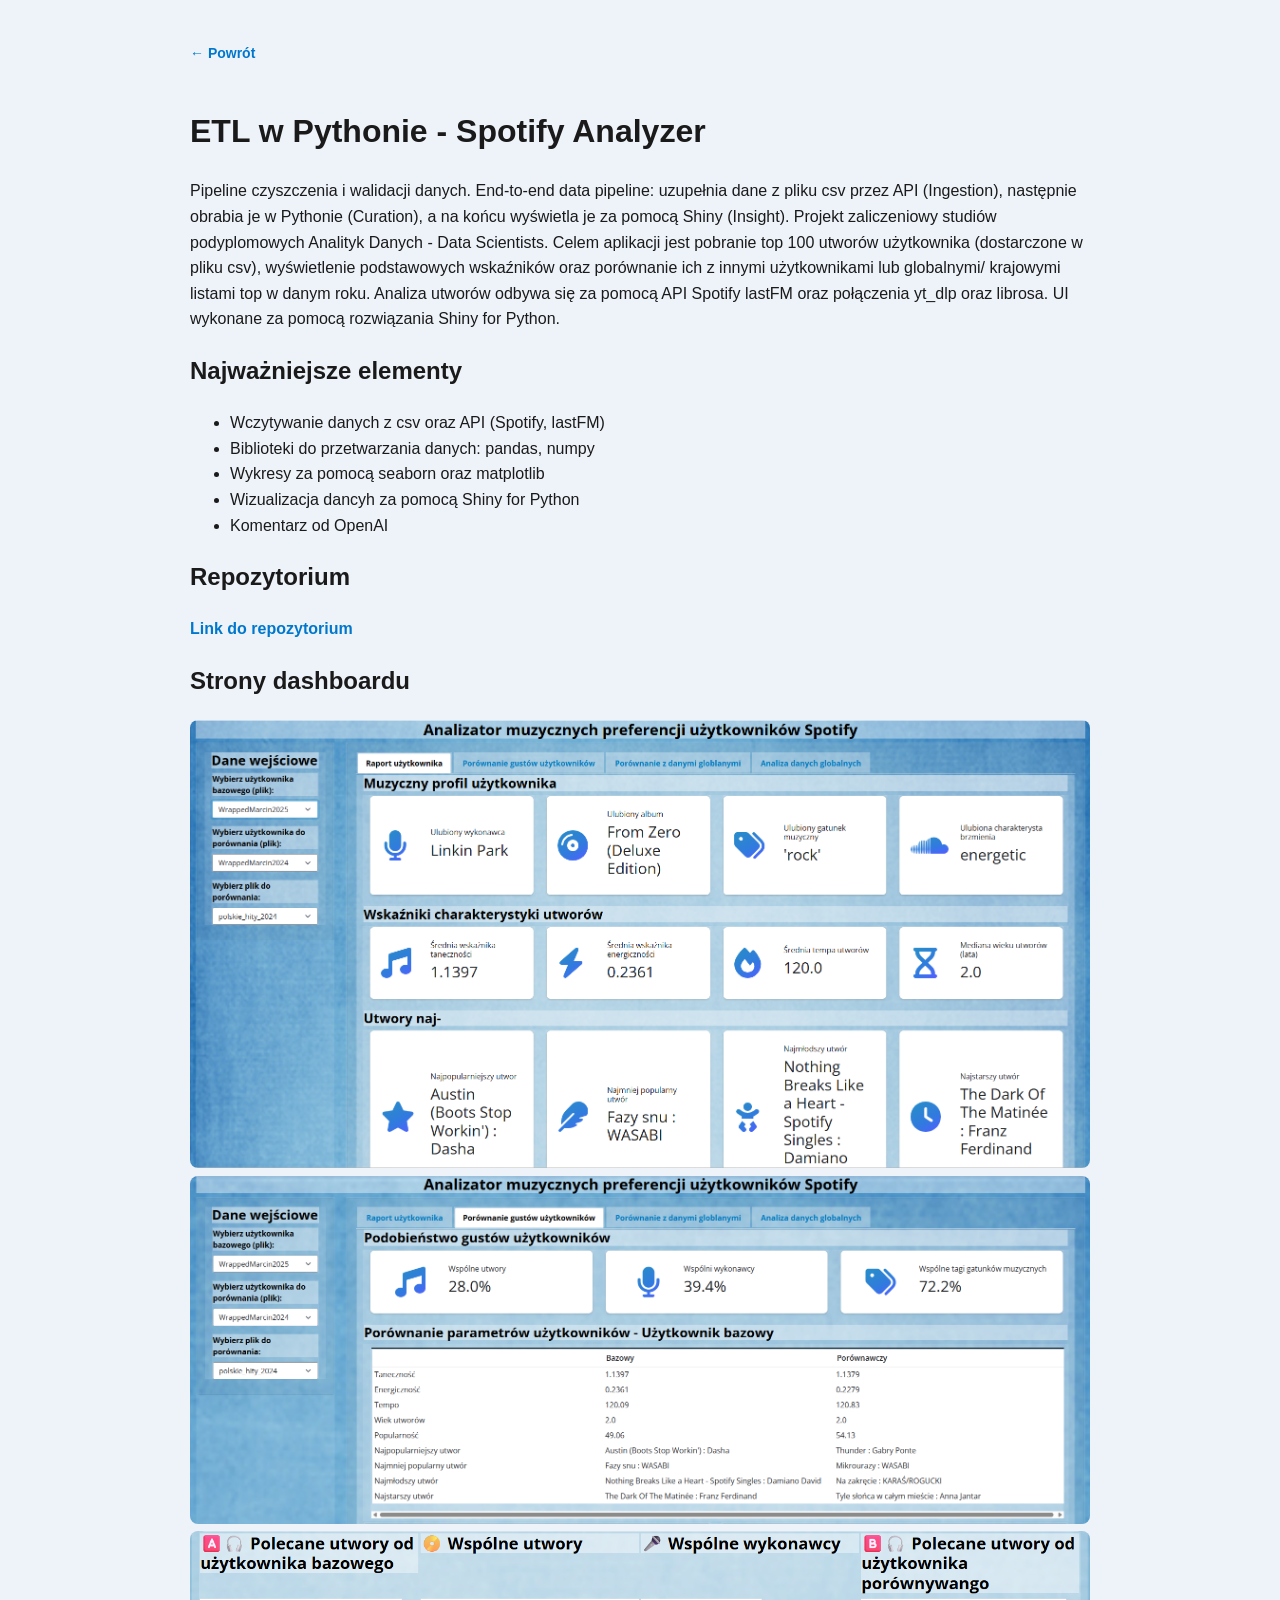
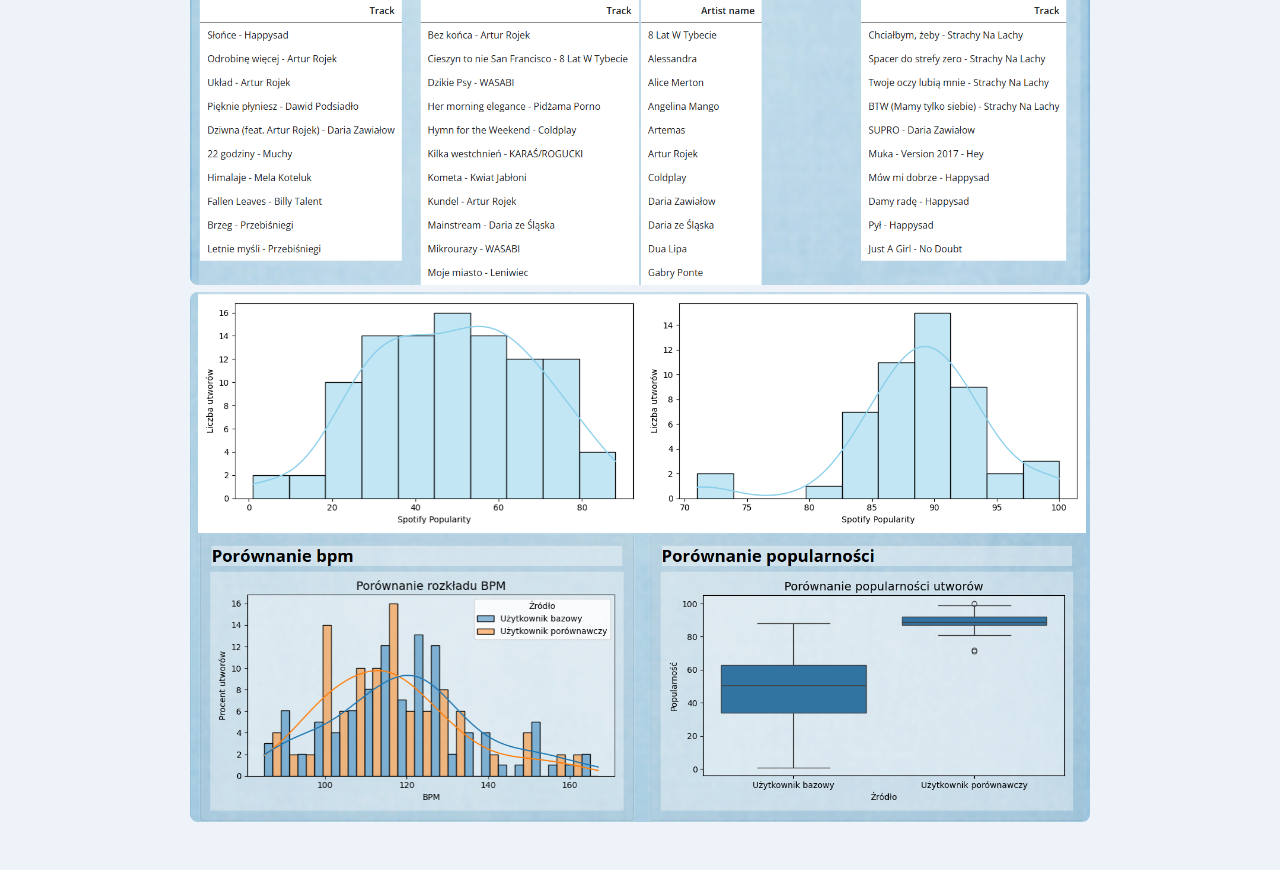
<file: projects/python_spotify.html>
<!DOCTYPE html>
<html lang="pl">
<head>
    <meta charset="UTF-8">
    <meta name="robots" content="noindex, nofollow">
    <title>ETL w Pythonie - Spotify Analyzer</title>
    <link rel="stylesheet" href="../style.css">
</head>
<body>

<div class="page-content">
<a href="../index.html" class="back-link">← Powrót</a>

<h1>ETL w Pythonie - Spotify Analyzer</h1>

<p>
Pipeline czyszczenia i walidacji danych. End-to-end data pipeline: uzupełnia dane z pliku csv przez API (Ingestion), następnie obrabia je w Pythonie (Curation), a na końcu wyświetla je za pomocą Shiny (Insight). Projekt zaliczeniowy studiów podyplomowych Analityk Danych - Data Scientists. 
Celem aplikacji jest pobranie top 100 utworów użytkownika (dostarczone w pliku csv), wyświetlenie podstawowych wskaźników oraz porównanie ich z innymi użytkownikami lub globalnymi/ krajowymi listami top w danym roku.
Analiza utworów odbywa się za pomocą API Spotify lastFM oraz połączenia yt_dlp oraz librosa. UI wykonane za pomocą rozwiązania Shiny for Python.

<h2>Najważniejsze elementy</h2>
<ul>
    <li>Wczytywanie danych z csv oraz API (Spotify, lastFM)</li>
	<li>Biblioteki do przetwarzania danych: pandas, numpy</li>
	<li>Wykresy za pomocą seaborn oraz matplotlib</li>
	<li>Wizualizacja dancyh za pomocą Shiny for Python</li>
    <li>Komentarz od OpenAI</li>
</ul>

<h2>Repozytorium</h2>
<p><a href="https://github.com/kotlarekm/SpotifyAnalizer">Link do repozytorium</a></p>

<h2>Strony dashboardu</h2>
<img src="../assets/img/python_spotify/1_User.png" alt="Pojedynczy użytkownik" style="width:100%; max-width:900px; border-radius:8px;">
<img src="../assets/img/python_spotify/2_Comparison.png" alt="Porównanie użytkowników" style="width:100%; max-width:900px; border-radius:8px;">
<img src="../assets/img/python_spotify/3_recommendation.png" alt="Rekomendowane utwory" style="width:100%; max-width:900px; border-radius:8px;">
<img src="../assets/img/python_spotify/4_compare_top.png" alt="Porównanie z listami top" style="width:100%; max-width:900px; border-radius:8px;">

</div>
</body>
</html>
</file>
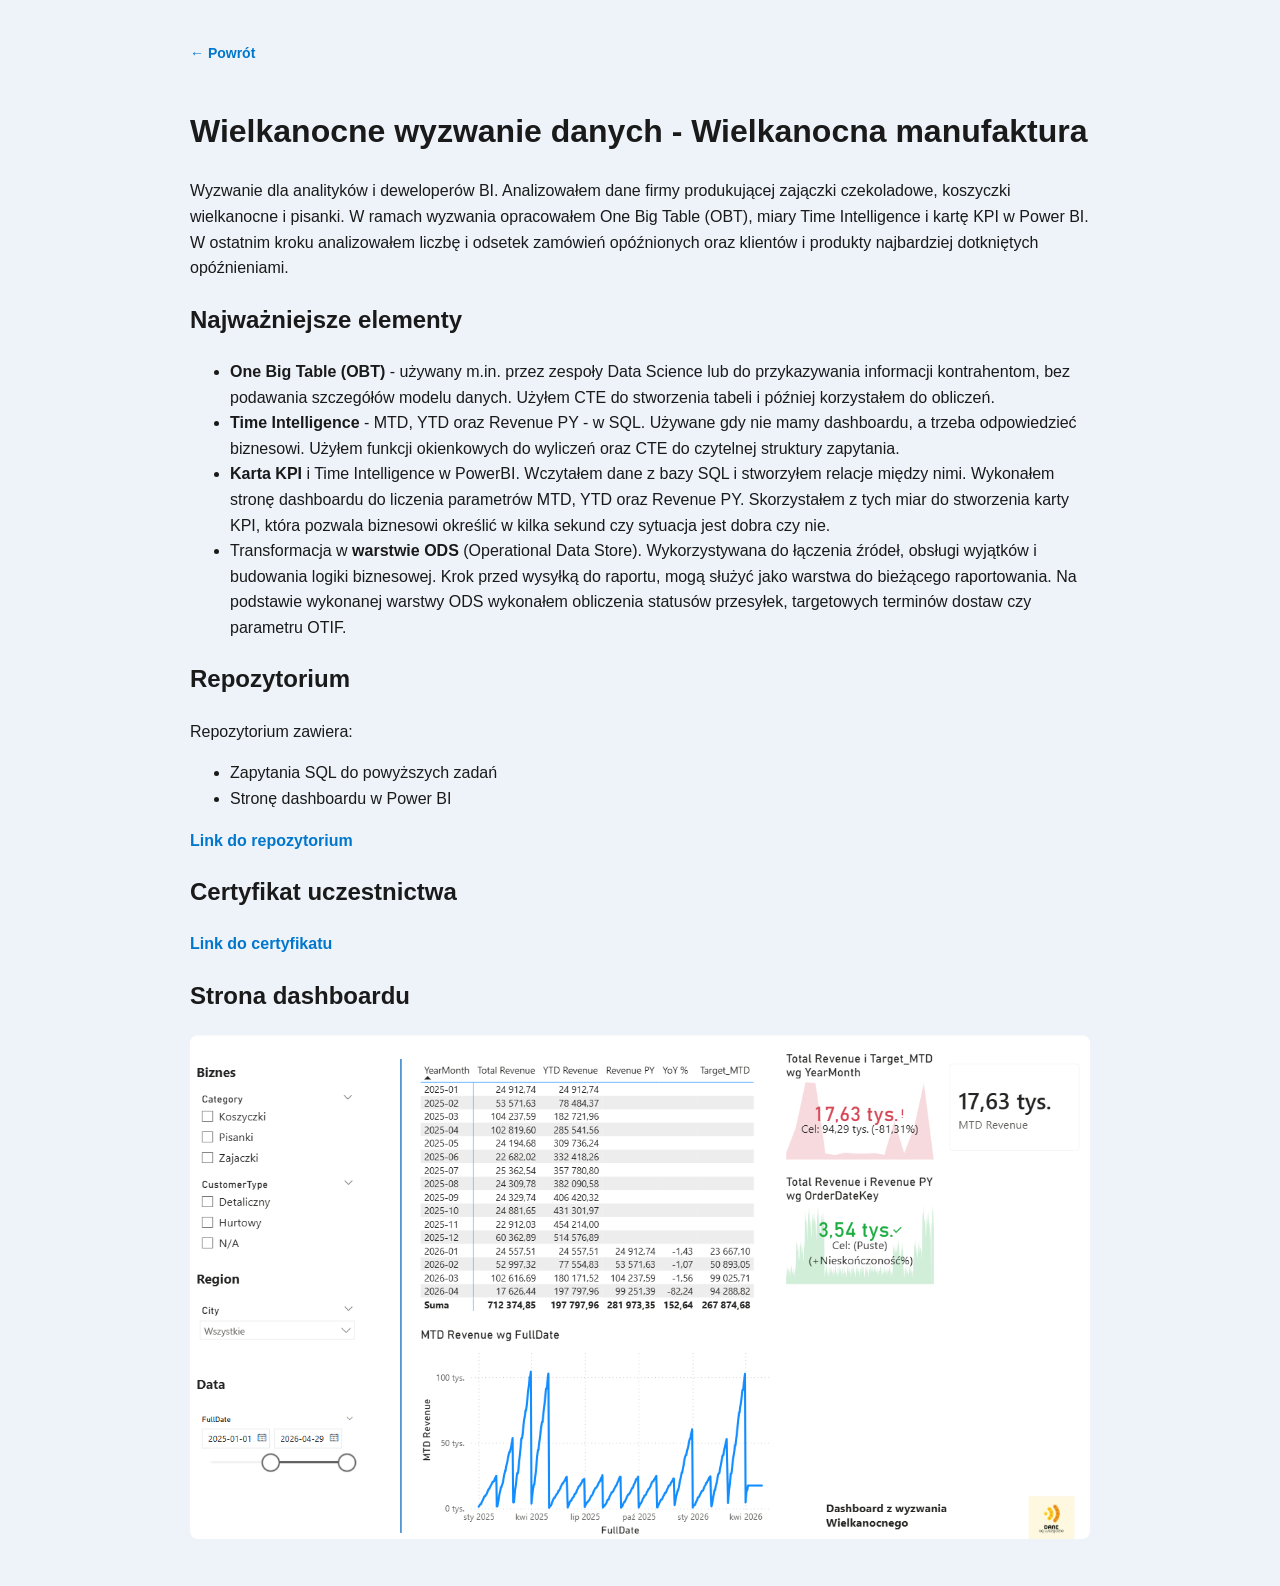
<file: projects/sql_wielkanoc.html>
<!DOCTYPE html>
<html lang="pl">
<head>
    <meta charset="UTF-8">
    <meta name="robots" content="noindex, nofollow">
    <title>Wielkanocne wyzwanie danych - Wielkanocna manufaktura</title>
    <link rel="stylesheet" href="../style.css">
</head>
<body>


<div class="page-content">
<a href="../index.html" class="back-link">← Powrót</a>

<h1>Wielkanocne wyzwanie danych - Wielkanocna manufaktura</h1>

<p>
Wyzwanie dla analityków i deweloperów BI. Analizowałem dane firmy produkującej zajączki czekoladowe, koszyczki wielkanocne i pisanki.
W ramach wyzwania opracowałem One Big Table (OBT), miary Time Intelligence i kartę KPI w Power BI.
W ostatnim kroku analizowałem liczbę i odsetek zamówień opóźnionych oraz klientów i produkty najbardziej dotkniętych opóźnieniami.
</p>
<h2>Najważniejsze elementy</h2>
<ul>
    <li><b>One Big Table (OBT)</b> - używany m.in. przez zespoły Data Science lub do przykazywania
        informacji kontrahentom, bez podawania szczegółów modelu danych. Użyłem CTE do stworzenia tabeli i później korzystałem do obliczeń.
    </li>
    <li><b>Time Intelligence</b> - MTD, YTD oraz Revenue PY - w SQL. Używane gdy nie mamy dashboardu, a trzeba odpowiedzieć biznesowi.
        Użyłem funkcji okienkowych do wyliczeń oraz CTE do czytelnej struktury zapytania. </li>
    <li><b>Karta KPI</b> i Time Intelligence w PowerBI. Wczytałem dane z bazy SQL i stworzyłem relacje między nimi.
    Wykonałem stronę dashboardu do liczenia parametrów MTD, YTD oraz Revenue PY. Skorzystałem z tych miar do stworzenia karty KPI,
    która pozwala biznesowi określić w kilka sekund czy sytuacja jest dobra czy nie.</li>
    <li>Transformacja w <b>warstwie ODS</b> (Operational Data Store). Wykorzystywana do łączenia 
    źródeł, obsługi wyjątków i budowania logiki biznesowej. Krok przed wysyłką do raportu, mogą służyć
    jako warstwa do bieżącego raportowania. Na podstawie wykonanej warstwy ODS wykonałem obliczenia
    statusów przesyłek, targetowych terminów dostaw czy parametru OTIF.</li>
</ul>

<h2>Repozytorium</h2>
<p>Repozytorium zawiera:</p>
<ul>
<li>Zapytania SQL do powyższych zadań</li>
<li>Stronę dashboardu w Power BI</li>
</ul>
<p><a href="https://github.com/kotlarekm/WielkanocneWyzwanie">Link do repozytorium</a></p>

<h2>Certyfikat uczestnictwa</h2>
<p><a href="https://certificate.certesto.com/da78a686-d926-4c60-98b0-5c5b606011b6">Link do certyfikatu</a></p>


<h2>Strona dashboardu</h2>
<img src="../assets/img/sql_wielkanoc/1_dashboard.png"
     alt="Dashboard PowerBI"
     style="width:100%; max-width:900px; border-radius:8px;">

</div>
</body>
</html>
</file>
<file: style.css>
/* ===== GLOBAL ===== */


body {
    font-family: 'Inter', sans-serif;
    background: #eef3fa; /* minimalnie ciemniejsze niż #f7faff */
    color: #1a1a1a;
    margin: 0;
    padding: 40px;
}

a {
    color: #0077cc; /* profesjonalny niebieski */
    text-decoration: none;
    font-weight: 600;
}

a:hover {
    text-decoration: underline;
}

.back-link {
    display: inline-block;
    margin-bottom: 20px;
    color: #0077cc;
    font-size: 14px;
}

/* ===== PAGE CONTENT ===== */

.page-content {
    max-width: 900px;   /* dopasowane do szerokości obrazka */
    margin: 0 auto;     /* wyśrodkowanie */
    line-height: 1.6;
}

/* ===== SEKCJE ===== */

.section-title {
    font-size: 26px;
    font-weight: 600;
    margin-top: 50px;
    margin-bottom: 20px;
    border-left: 4px solid #0077cc;
    padding-left: 12px;
}

/* ===== GRID 3 KOLUMN ===== */

.projects-grid-3 {
    display: grid;
    grid-template-columns: repeat(3, 1fr);
    gap: 40px;
    margin-top: 60px;
}

.project-column {
    display: flex;
    flex-direction: column;
}

.project-column h2 {
    margin-bottom: 20px;
    padding-left: 12px;
    border-left: 4px solid #0077cc;
}

/* ===== KARTY PROJEKTÓW ===== */

.project-card {
    display: block; /* kluczowe */
    background: #ffffff;
    border-radius: 10px;
    padding: 15px;
    margin-bottom: 20px;
    border: 1px solid #e0e6ef;
    box-shadow: 0 2px 6px rgba(0, 0, 0, 0.06);
    transition: 0.2s ease;
    text-decoration: none;      /* usuwa podkreślenie */
    font-weight: normal;        /* usuwa pogrubienie */
    color: inherit;             /* tekst nie jest niebieski */
    color: inherit; /* żeby tekst nie był niebieski */
}

.project-card:hover {
    background: #f0f6ff;
    transform: translateY(-3px);
    text-decoration: none;      /* nadal bez podkreślenia */
}

.project-card img {
    width: 100%;
    height: 120px;
    object-fit: cover;
    border-radius: 6px;
    margin-bottom: 10px;
}

.project-card h3,
.project-card p {
    margin: 0 0 10px 0;
}


/* ===== RESPONSYWNOŚĆ ===== */

@media (max-width: 1024px) {
    .projects-grid-3 {
        grid-template-columns: repeat(2, 1fr);
    }
}

@media (max-width: 700px) {
    .projects-grid-3 {
        grid-template-columns: 1fr;
    }
}

/* ===== HERO ===== */

.hero {
    background: #eef3fa; /* dopasowane do body */
    display: flex;
    justify-content: center;
    padding-bottom: 40px;
}

.hero-inner {
    display: flex;
    max-width: 1200px;
    width: 100%;
    gap: 40px;
    align-items: center;
}

.hero-img-wrapper {
    flex: 1;
}

.hero-img {
    width: 100%;
    border-radius: 12px;
    object-fit: cover;
}

.hero-text {
    flex: 3;
}

.hero-text h1 {
    font-size: 32px;
    margin-bottom: 20px;
    color: #003366; /* ciemny granat – profesjonalny */
}

.hero-text p {
    font-size: 18px;
    line-height: 1.6;
    color: #333;
}
</file>
